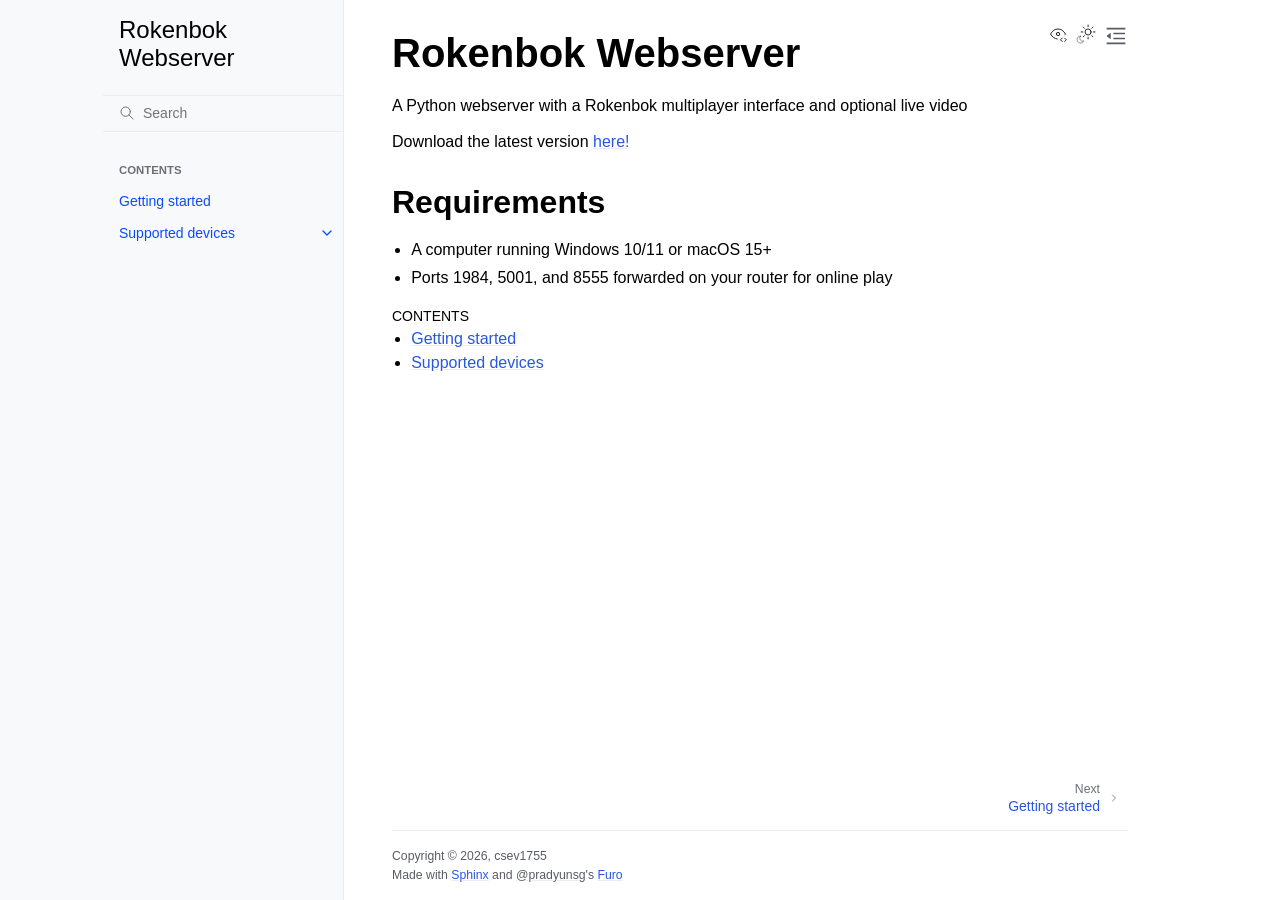
<file: index.html>
<!doctype html>
<html class="no-js" lang="en" data-content_root="./">
  <head><meta charset="utf-8">
    <meta name="viewport" content="width=device-width,initial-scale=1">
    <meta name="color-scheme" content="light dark"><meta name="viewport" content="width=device-width, initial-scale=1" />
<link rel="index" title="Index" href="genindex.html"><link rel="search" title="Search" href="search.html"><link rel="next" title="Getting started" href="getting_started.html">

    <!-- Generated with Sphinx 9.1.0 and Furo 2025.12.19 -->
        <title>Rokenbok Webserver</title>
      <link rel="stylesheet" type="text/css" href="_static/pygments.css?v=d111a655" />
    <link rel="stylesheet" type="text/css" href="_static/styles/furo.css?v=7bdb33bb" />
    <link rel="stylesheet" type="text/css" href="_static/styles/furo-extensions.css?v=8dab3a3b" />
    
    


<style>
  body {
    --color-code-background: #f2f2f2;
  --color-code-foreground: #1e1e1e;
  
  }
  @media not print {
    body[data-theme="dark"] {
      --color-code-background: #202020;
  --color-code-foreground: #d0d0d0;
  
    }
    @media (prefers-color-scheme: dark) {
      body:not([data-theme="light"]) {
        --color-code-background: #202020;
  --color-code-foreground: #d0d0d0;
  
      }
    }
  }
</style></head>
  <body>
    
    <script>
      document.body.dataset.theme = localStorage.getItem("theme") || "auto";
    </script>
    

<svg xmlns="http://www.w3.org/2000/svg" style="display: none;">
  <symbol id="svg-toc" viewBox="0 0 24 24">
    <title>Contents</title>
    <svg stroke="currentColor" fill="currentColor" stroke-width="0" viewBox="0 0 1024 1024">
      <path d="M408 442h480c4.4 0 8-3.6 8-8v-56c0-4.4-3.6-8-8-8H408c-4.4 0-8 3.6-8 8v56c0 4.4 3.6 8 8 8zm-8 204c0 4.4 3.6 8 8 8h480c4.4 0 8-3.6 8-8v-56c0-4.4-3.6-8-8-8H408c-4.4 0-8 3.6-8 8v56zm504-486H120c-4.4 0-8 3.6-8 8v56c0 4.4 3.6 8 8 8h784c4.4 0 8-3.6 8-8v-56c0-4.4-3.6-8-8-8zm0 632H120c-4.4 0-8 3.6-8 8v56c0 4.4 3.6 8 8 8h784c4.4 0 8-3.6 8-8v-56c0-4.4-3.6-8-8-8zM115.4 518.9L271.7 642c5.8 4.6 14.4.5 14.4-6.9V388.9c0-7.4-8.5-11.5-14.4-6.9L115.4 505.1a8.74 8.74 0 0 0 0 13.8z"/>
    </svg>
  </symbol>
  <symbol id="svg-menu" viewBox="0 0 24 24">
    <title>Menu</title>
    <svg xmlns="http://www.w3.org/2000/svg" viewBox="0 0 24 24" fill="none" stroke="currentColor"
      stroke-width="2" stroke-linecap="round" stroke-linejoin="round" class="feather-menu">
      <line x1="3" y1="12" x2="21" y2="12"></line>
      <line x1="3" y1="6" x2="21" y2="6"></line>
      <line x1="3" y1="18" x2="21" y2="18"></line>
    </svg>
  </symbol>
  <symbol id="svg-arrow-right" viewBox="0 0 24 24">
    <title>Expand</title>
    <svg xmlns="http://www.w3.org/2000/svg" viewBox="0 0 24 24" fill="none" stroke="currentColor"
      stroke-width="2" stroke-linecap="round" stroke-linejoin="round" class="feather-chevron-right">
      <polyline points="9 18 15 12 9 6"></polyline>
    </svg>
  </symbol>
  <symbol id="svg-sun" viewBox="0 0 24 24">
    <title>Light mode</title>
    <svg xmlns="http://www.w3.org/2000/svg" viewBox="0 0 24 24" fill="none" stroke="currentColor"
      stroke-width="1" stroke-linecap="round" stroke-linejoin="round" class="feather-sun">
      <circle cx="12" cy="12" r="5"></circle>
      <line x1="12" y1="1" x2="12" y2="3"></line>
      <line x1="12" y1="21" x2="12" y2="23"></line>
      <line x1="4.22" y1="4.22" x2="5.64" y2="5.64"></line>
      <line x1="18.36" y1="18.36" x2="19.78" y2="19.78"></line>
      <line x1="1" y1="12" x2="3" y2="12"></line>
      <line x1="21" y1="12" x2="23" y2="12"></line>
      <line x1="4.22" y1="19.78" x2="5.64" y2="18.36"></line>
      <line x1="18.36" y1="5.64" x2="19.78" y2="4.22"></line>
    </svg>
  </symbol>
  <symbol id="svg-moon" viewBox="0 0 24 24">
    <title>Dark mode</title>
    <svg xmlns="http://www.w3.org/2000/svg" viewBox="0 0 24 24" fill="none" stroke="currentColor"
      stroke-width="1" stroke-linecap="round" stroke-linejoin="round" class="icon-tabler-moon">
      <path stroke="none" d="M0 0h24v24H0z" fill="none" />
      <path d="M12 3c.132 0 .263 0 .393 0a7.5 7.5 0 0 0 7.92 12.446a9 9 0 1 1 -8.313 -12.454z" />
    </svg>
  </symbol>
  <symbol id="svg-sun-with-moon" viewBox="0 0 24 24">
    <title>Auto light/dark, in light mode</title>
    <svg xmlns="http://www.w3.org/2000/svg" viewBox="0 0 24 24" fill="none" stroke="currentColor"
      stroke-width="1" stroke-linecap="round" stroke-linejoin="round"
      class="icon-custom-derived-from-feather-sun-and-tabler-moon">
      <path style="opacity: 50%" d="M 5.411 14.504 C 5.471 14.504 5.532 14.504 5.591 14.504 C 3.639 16.319 4.383 19.569 6.931 20.352 C 7.693 20.586 8.512 20.551 9.25 20.252 C 8.023 23.207 4.056 23.725 2.11 21.184 C 0.166 18.642 1.702 14.949 4.874 14.536 C 5.051 14.512 5.231 14.5 5.411 14.5 L 5.411 14.504 Z"/>
      <line x1="14.5" y1="3.25" x2="14.5" y2="1.25"/>
      <line x1="14.5" y1="15.85" x2="14.5" y2="17.85"/>
      <line x1="10.044" y1="5.094" x2="8.63" y2="3.68"/>
      <line x1="19" y1="14.05" x2="20.414" y2="15.464"/>
      <line x1="8.2" y1="9.55" x2="6.2" y2="9.55"/>
      <line x1="20.8" y1="9.55" x2="22.8" y2="9.55"/>
      <line x1="10.044" y1="14.006" x2="8.63" y2="15.42"/>
      <line x1="19" y1="5.05" x2="20.414" y2="3.636"/>
      <circle cx="14.5" cy="9.55" r="3.6"/>
    </svg>
  </symbol>
  <symbol id="svg-moon-with-sun" viewBox="0 0 24 24">
    <title>Auto light/dark, in dark mode</title>
    <svg xmlns="http://www.w3.org/2000/svg" viewBox="0 0 24 24" fill="none" stroke="currentColor"
      stroke-width="1" stroke-linecap="round" stroke-linejoin="round"
      class="icon-custom-derived-from-feather-sun-and-tabler-moon">
      <path d="M 8.282 7.007 C 8.385 7.007 8.494 7.007 8.595 7.007 C 5.18 10.184 6.481 15.869 10.942 17.24 C 12.275 17.648 13.706 17.589 15 17.066 C 12.851 22.236 5.91 23.143 2.505 18.696 C -0.897 14.249 1.791 7.786 7.342 7.063 C 7.652 7.021 7.965 7 8.282 7 L 8.282 7.007 Z"/>
      <line style="opacity: 50%" x1="18" y1="3.705" x2="18" y2="2.5"/>
      <line style="opacity: 50%" x1="18" y1="11.295" x2="18" y2="12.5"/>
      <line style="opacity: 50%" x1="15.316" y1="4.816" x2="14.464" y2="3.964"/>
      <line style="opacity: 50%" x1="20.711" y1="10.212" x2="21.563" y2="11.063"/>
      <line style="opacity: 50%" x1="14.205" y1="7.5" x2="13.001" y2="7.5"/>
      <line style="opacity: 50%" x1="21.795" y1="7.5" x2="23" y2="7.5"/>
      <line style="opacity: 50%" x1="15.316" y1="10.184" x2="14.464" y2="11.036"/>
      <line style="opacity: 50%" x1="20.711" y1="4.789" x2="21.563" y2="3.937"/>
      <circle style="opacity: 50%" cx="18" cy="7.5" r="2.169"/>
    </svg>
  </symbol>
  <symbol id="svg-pencil" viewBox="0 0 24 24">
    <svg xmlns="http://www.w3.org/2000/svg" viewBox="0 0 24 24" fill="none" stroke="currentColor"
      stroke-width="1" stroke-linecap="round" stroke-linejoin="round" class="icon-tabler-pencil-code">
      <path d="M4 20h4l10.5 -10.5a2.828 2.828 0 1 0 -4 -4l-10.5 10.5v4" />
      <path d="M13.5 6.5l4 4" />
      <path d="M20 21l2 -2l-2 -2" />
      <path d="M17 17l-2 2l2 2" />
    </svg>
  </symbol>
  <symbol id="svg-eye" viewBox="0 0 24 24">
    <svg xmlns="http://www.w3.org/2000/svg" viewBox="0 0 24 24" fill="none" stroke="currentColor"
      stroke-width="1" stroke-linecap="round" stroke-linejoin="round" class="icon-tabler-eye-code">
      <path stroke="none" d="M0 0h24v24H0z" fill="none" />
      <path d="M10 12a2 2 0 1 0 4 0a2 2 0 0 0 -4 0" />
      <path
        d="M11.11 17.958c-3.209 -.307 -5.91 -2.293 -8.11 -5.958c2.4 -4 5.4 -6 9 -6c3.6 0 6.6 2 9 6c-.21 .352 -.427 .688 -.647 1.008" />
      <path d="M20 21l2 -2l-2 -2" />
      <path d="M17 17l-2 2l2 2" />
    </svg>
  </symbol>
</svg>

<input type="checkbox" class="sidebar-toggle" name="__navigation" id="__navigation" aria-label="Toggle site navigation sidebar">
<input type="checkbox" class="sidebar-toggle" name="__toc" id="__toc" aria-label="Toggle table of contents sidebar">
<label class="overlay sidebar-overlay" for="__navigation"></label>
<label class="overlay toc-overlay" for="__toc"></label>

<a class="skip-to-content muted-link" href="#furo-main-content">Skip to content</a>



<div class="page">
  <header class="mobile-header">
    <div class="header-left">
      <label class="nav-overlay-icon" for="__navigation">
        <span class="icon"><svg><use href="#svg-menu"></use></svg></span>
      </label>
    </div>
    <div class="header-center">
      <a href="#"><div class="brand">Rokenbok Webserver</div></a>
    </div>
    <div class="header-right">
      <div class="theme-toggle-container theme-toggle-header">
        <button class="theme-toggle" aria-label="Toggle Light / Dark / Auto color theme">
          <svg class="theme-icon-when-auto-light"><use href="#svg-sun-with-moon"></use></svg>
          <svg class="theme-icon-when-auto-dark"><use href="#svg-moon-with-sun"></use></svg>
          <svg class="theme-icon-when-dark"><use href="#svg-moon"></use></svg>
          <svg class="theme-icon-when-light"><use href="#svg-sun"></use></svg>
        </button>
      </div>
      <label class="toc-overlay-icon toc-header-icon" for="__toc">
        <span class="icon"><svg><use href="#svg-toc"></use></svg></span>
      </label>
    </div>
  </header>
  <aside class="sidebar-drawer">
    <div class="sidebar-container">
      
      <div class="sidebar-sticky"><a class="sidebar-brand" href="#">
  
  <span class="sidebar-brand-text">Rokenbok Webserver</span>
  
</a><form class="sidebar-search-container" method="get" action="search.html" role="search">
  <input class="sidebar-search" placeholder="Search" name="q" aria-label="Search">
  <input type="hidden" name="check_keywords" value="yes">
  <input type="hidden" name="area" value="default">
</form>
<div id="searchbox"></div><div class="sidebar-scroll"><div class="sidebar-tree">
  <p class="caption" role="heading"><span class="caption-text">Contents</span></p>
<ul>
<li class="toctree-l1"><a class="reference internal" href="getting_started.html">Getting started</a></li>
<li class="toctree-l1 has-children"><a class="reference internal" href="devices.html">Supported devices</a><input aria-label="Toggle navigation of Supported devices" class="toctree-checkbox" id="toctree-checkbox-1" name="toctree-checkbox-1" role="switch" type="checkbox"/><label for="toctree-checkbox-1"><span class="icon"><svg><use href="#svg-arrow-right"></use></svg></span></label><ul>
<li class="toctree-l2"><a class="reference internal" href="smartport_arduino.html">SmartPort Arduino</a></li>
</ul>
</li>
</ul>

</div>
</div>

      </div>
      
    </div>
  </aside>
  <div class="main">
    <div class="content">
      <div class="article-container">
        <a href="#" class="back-to-top muted-link">
          <svg xmlns="http://www.w3.org/2000/svg" viewBox="0 0 24 24">
            <path d="M13 20h-2V8l-5.5 5.5-1.42-1.42L12 4.16l7.92 7.92-1.42 1.42L13 8v12z"></path>
          </svg>
          <span>Back to top</span>
        </a>
        <div class="content-icon-container">
          <div class="view-this-page">
  <a class="muted-link" href="_sources/index.rst.txt" title="View this page">
    <svg><use href="#svg-eye"></use></svg>
    <span class="visually-hidden">View this page</span>
  </a>
</div>
<div class="theme-toggle-container theme-toggle-content">
            <button class="theme-toggle" aria-label="Toggle Light / Dark / Auto color theme">
              <svg class="theme-icon-when-auto-light"><use href="#svg-sun-with-moon"></use></svg>
              <svg class="theme-icon-when-auto-dark"><use href="#svg-moon-with-sun"></use></svg>
              <svg class="theme-icon-when-dark"><use href="#svg-moon"></use></svg>
              <svg class="theme-icon-when-light"><use href="#svg-sun"></use></svg>
            </button>
          </div>
          <label class="toc-overlay-icon toc-content-icon" for="__toc">
            <span class="icon"><svg><use href="#svg-toc"></use></svg></span>
          </label>
        </div>
        <article role="main" id="furo-main-content">
          <section id="rokenbok-webserver">
<h1>Rokenbok Webserver<a class="headerlink" href="#rokenbok-webserver" title="Link to this heading">¶</a></h1>
<p>A Python webserver with a Rokenbok multiplayer interface and optional live video</p>
<p>Download the latest version <a class="reference external" href="https://github.com/csev1755/rokenbok-webserver/releases/latest">here!</a></p>
<section id="requirements">
<h2>Requirements<a class="headerlink" href="#requirements" title="Link to this heading">¶</a></h2>
<ul class="simple">
<li><p>A computer running Windows 10/11 or macOS 15+</p></li>
<li><p>Ports 1984, 5001, and 8555 forwarded on your router for online play</p></li>
</ul>
<div class="toctree-wrapper compound">
<p class="caption" role="heading"><span class="caption-text">Contents</span></p>
<ul>
<li class="toctree-l1"><a class="reference internal" href="getting_started.html">Getting started</a></li>
<li class="toctree-l1"><a class="reference internal" href="devices.html">Supported devices</a></li>
</ul>
</div>
</section>
</section>

        </article>
      </div>
      <footer>
        
        <div class="related-pages">
          <a class="next-page" href="getting_started.html">
              <div class="page-info">
                <div class="context">
                  <span>Next</span>
                </div>
                <div class="title">Getting started</div>
              </div>
              <svg class="furo-related-icon"><use href="#svg-arrow-right"></use></svg>
            </a>
          
        </div>
        <div class="bottom-of-page">
          <div class="left-details">
            <div class="copyright">
                Copyright &#169; 2026, csev1755
            </div>
            Made with <a href="https://www.sphinx-doc.org/">Sphinx</a> and <a class="muted-link" href="https://pradyunsg.me">@pradyunsg</a>'s
            
            <a href="https://github.com/pradyunsg/furo">Furo</a>
            
          </div>
          <div class="right-details">
            
          </div>
        </div>
        
      </footer>
    </div>
    <aside class="toc-drawer">
      
      
      <div class="toc-sticky toc-scroll">
        <div class="toc-title-container">
          <span class="toc-title">
            On this page
          </span>
        </div>
        <div class="toc-tree-container">
          <div class="toc-tree">
            <ul>
<li><a class="reference internal" href="#">Rokenbok Webserver</a><ul>
<li><a class="reference internal" href="#requirements">Requirements</a></li>
</ul>
</li>
</ul>

          </div>
        </div>
      </div>
      
      
    </aside>
  </div>
</div><script src="_static/documentation_options.js?v=5929fcd5"></script>
    <script src="_static/doctools.js?v=fd6eb6e6"></script>
    <script src="_static/sphinx_highlight.js?v=6ffebe34"></script>
    <script src="_static/scripts/furo.js?v=46bd48cc"></script>
    </body>
</html>
</file>
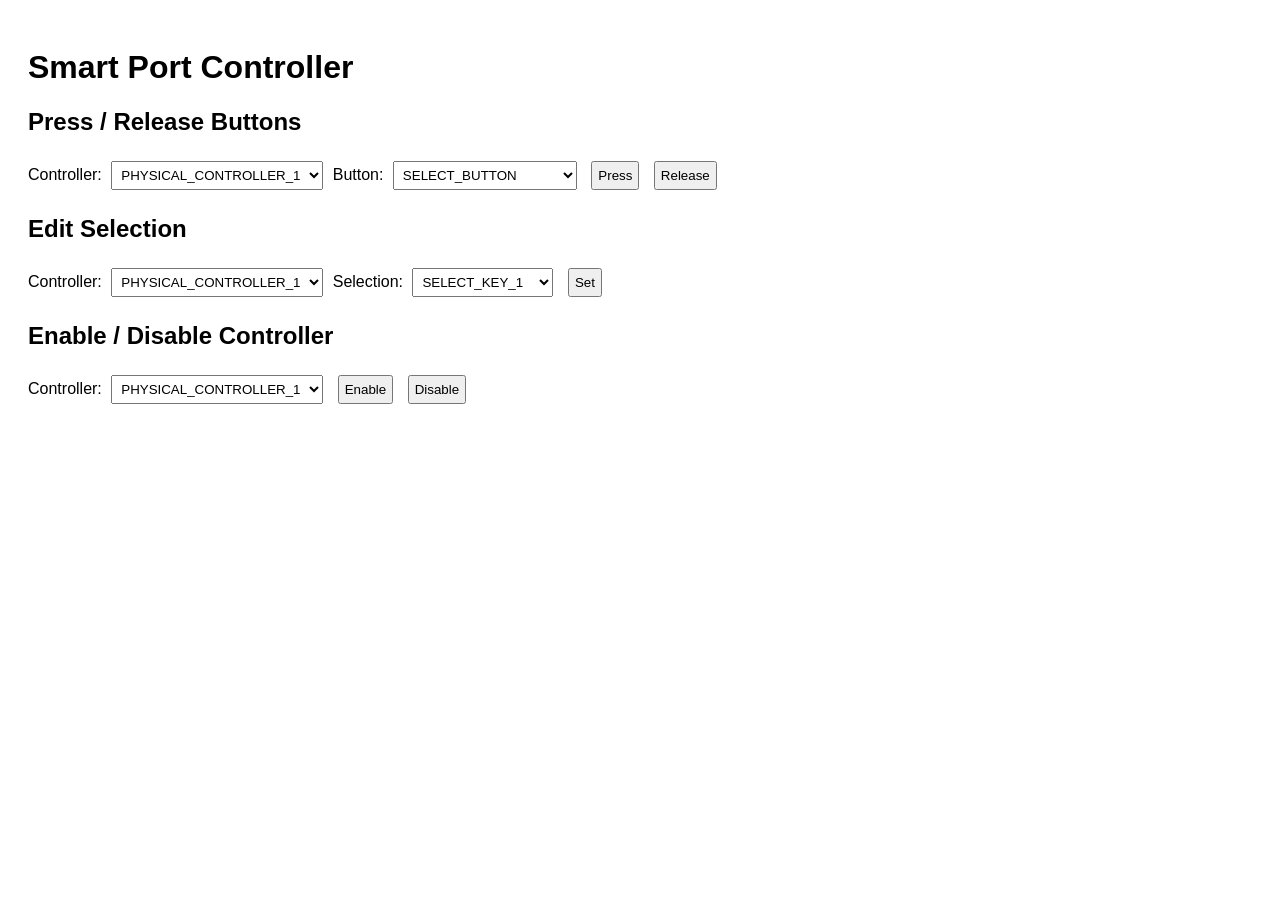
<file: smartport-arduino-web/index.html>
<!DOCTYPE html>
<html lang="en">
<head>
<meta charset="UTF-8">
<title>Smart Port Control</title>
<style>
  body { font-family: Arial, sans-serif; padding: 20px; }
  select, button { margin: 5px; padding: 5px; }
  h2 { margin-top: 20px; }
</style>
</head>
<body>
<h1>Smart Port Controller</h1>

<h2>Press / Release Buttons</h2>
<div>
  <label>Controller:
    <select id="controller">
      <option value="0">PHYSICAL_CONTROLLER_1</option>
      <option value="1">PHYSICAL_CONTROLLER_2</option>
      <option value="2">PHYSICAL_CONTROLLER_3</option>
      <option value="3">PHYSICAL_CONTROLLER_4</option>
      <option value="4">VIRTUAL_CONTROLLER_1</option>
      <option value="5">VIRTUAL_CONTROLLER_2</option>
      <option value="6">VIRTUAL_CONTROLLER_3</option>
      <option value="7">VIRTUAL_CONTROLLER_4</option>
    </select>
  </label>

  <label>Button:
    <select id="button">
      <option value="0">SELECT_BUTTON</option>
      <option value="1">LEFT_TRIGGER</option>
      <option value="2">SHARE_SWITCH</option>
      <option value="3">IS16SEL_CONTROLLER</option>
      <option value="4">DPAD_UP</option>
      <option value="5">DPAD_DOWN</option>
      <option value="6">DPAD_RIGHT</option>
      <option value="7">DPAD_LEFT</option>
      <option value="8">A_BUTTON</option>
      <option value="9">B_BUTTON</option>
      <option value="10">X_BUTTON</option>
      <option value="11">Y_BUTTON</option>
      <option value="12">RIGHT_TRIGGER</option>
    </select>
  </label>

  <button onclick="sendCommand('press')">Press</button>
  <button onclick="sendCommand('release')">Release</button>
</div>

<h2>Edit Selection</h2>
<div>
  <label>Controller:
    <select id="edit-controller">
      <option value="0">PHYSICAL_CONTROLLER_1</option>
      <option value="1">PHYSICAL_CONTROLLER_2</option>
      <option value="2">PHYSICAL_CONTROLLER_3</option>
      <option value="3">PHYSICAL_CONTROLLER_4</option>
      <option value="4">VIRTUAL_CONTROLLER_1</option>
      <option value="5">VIRTUAL_CONTROLLER_2</option>
      <option value="6">VIRTUAL_CONTROLLER_3</option>
      <option value="7">VIRTUAL_CONTROLLER_4</option>
    </select>
  </label>

  <label>Selection:
    <select id="selection">
      <option value="0">SELECT_KEY_1</option>
      <option value="1">SELECT_KEY_2</option>
      <option value="2">SELECT_KEY_3</option>
      <option value="3">SELECT_KEY_4</option>
      <option value="4">SELECT_KEY_5</option>
      <option value="5">SELECT_KEY_6</option>
      <option value="6">SELECT_KEY_7</option>
      <option value="7">SELECT_KEY_8</option>
      <option value="8">SELECT_KEY_9</option>
      <option value="9">SELECT_KEY_10</option>
      <option value="10">SELECT_KEY_11</option>
      <option value="11">SELECT_KEY_12</option>
      <option value="12">SELECT_KEY_13</option>
      <option value="13">SELECT_KEY_14</option>
      <option value="14">SELECT_KEY_15</option>
      <option value="15">NO_SELECTION</option>
    </select>
  </label>

  <button onclick="editSelection()">Set</button>
</div>

<h2>Enable / Disable Controller</h2>
<div>
  <label>Controller:
    <select id="enable-controller">
      <option value="0">PHYSICAL_CONTROLLER_1</option>
      <option value="1">PHYSICAL_CONTROLLER_2</option>
      <option value="2">PHYSICAL_CONTROLLER_3</option>
      <option value="3">PHYSICAL_CONTROLLER_4</option>
    </select>
  </label>

  <button onclick="toggleController('enable')">Enable</button>
  <button onclick="toggleController('disable')">Disable</button>
</div>

<script>
async function sendCommand(action) {
    const controller = document.getElementById('controller').value;
    const button = document.getElementById('button').value;

    const response = await fetch(`/${action}`, {
        method: 'POST',
        headers: { 'Content-Type': 'application/json' },
        body: JSON.stringify({ controller: parseInt(controller), button: parseInt(button) })
    });
}

async function editSelection() {
    const controller = document.getElementById('edit-controller').value;
    const selection = document.getElementById('selection').value;

    const response = await fetch('/edit', {
        method: 'POST',
        headers: { 'Content-Type': 'application/json' },
        body: JSON.stringify({ controller: parseInt(controller), selection: parseInt(selection) })
    });
}

async function toggleController(action) {
    const controller = document.getElementById('enable-controller').value;

    const response = await fetch(`/${action}`, {
        method: 'POST',
        headers: { 'Content-Type': 'application/json' },
        body: JSON.stringify({ controller: parseInt(controller) })
    });
}
</script>
</body>
</html>
</file>
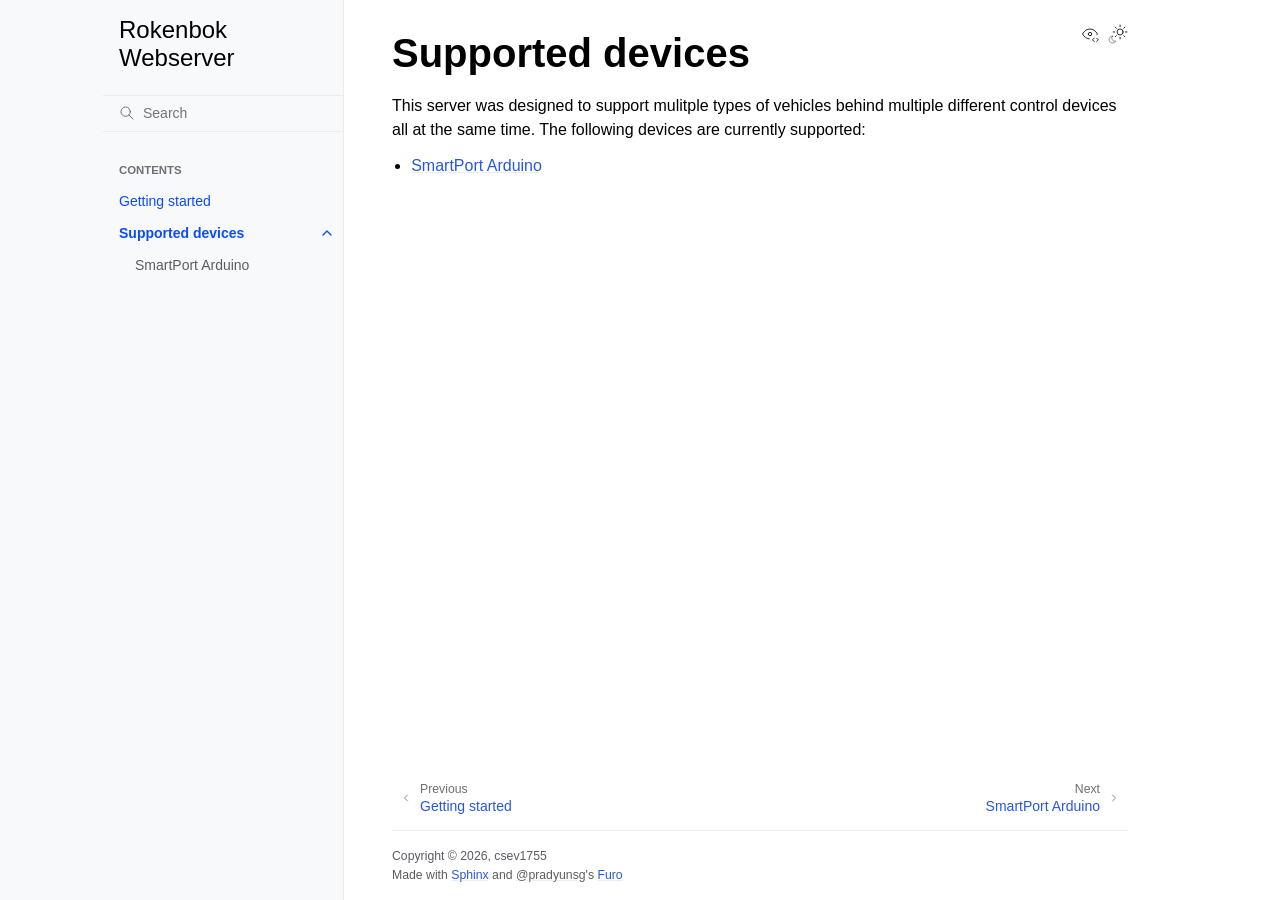
<file: devices.html>
<!doctype html>
<html class="no-js" lang="en" data-content_root="./">
  <head><meta charset="utf-8">
    <meta name="viewport" content="width=device-width,initial-scale=1">
    <meta name="color-scheme" content="light dark"><meta name="viewport" content="width=device-width, initial-scale=1" />
<link rel="index" title="Index" href="genindex.html"><link rel="search" title="Search" href="search.html"><link rel="next" title="SmartPort Arduino" href="smartport_arduino.html"><link rel="prev" title="Getting started" href="getting_started.html">

    <!-- Generated with Sphinx 9.1.0 and Furo 2025.12.19 -->
        <title>Supported devices - Rokenbok Webserver</title>
      <link rel="stylesheet" type="text/css" href="_static/pygments.css?v=d111a655" />
    <link rel="stylesheet" type="text/css" href="_static/styles/furo.css?v=7bdb33bb" />
    <link rel="stylesheet" type="text/css" href="_static/styles/furo-extensions.css?v=8dab3a3b" />
    
    


<style>
  body {
    --color-code-background: #f2f2f2;
  --color-code-foreground: #1e1e1e;
  
  }
  @media not print {
    body[data-theme="dark"] {
      --color-code-background: #202020;
  --color-code-foreground: #d0d0d0;
  
    }
    @media (prefers-color-scheme: dark) {
      body:not([data-theme="light"]) {
        --color-code-background: #202020;
  --color-code-foreground: #d0d0d0;
  
      }
    }
  }
</style></head>
  <body>
    
    <script>
      document.body.dataset.theme = localStorage.getItem("theme") || "auto";
    </script>
    

<svg xmlns="http://www.w3.org/2000/svg" style="display: none;">
  <symbol id="svg-toc" viewBox="0 0 24 24">
    <title>Contents</title>
    <svg stroke="currentColor" fill="currentColor" stroke-width="0" viewBox="0 0 1024 1024">
      <path d="M408 442h480c4.4 0 8-3.6 8-8v-56c0-4.4-3.6-8-8-8H408c-4.4 0-8 3.6-8 8v56c0 4.4 3.6 8 8 8zm-8 204c0 4.4 3.6 8 8 8h480c4.4 0 8-3.6 8-8v-56c0-4.4-3.6-8-8-8H408c-4.4 0-8 3.6-8 8v56zm504-486H120c-4.4 0-8 3.6-8 8v56c0 4.4 3.6 8 8 8h784c4.4 0 8-3.6 8-8v-56c0-4.4-3.6-8-8-8zm0 632H120c-4.4 0-8 3.6-8 8v56c0 4.4 3.6 8 8 8h784c4.4 0 8-3.6 8-8v-56c0-4.4-3.6-8-8-8zM115.4 518.9L271.7 642c5.8 4.6 14.4.5 14.4-6.9V388.9c0-7.4-8.5-11.5-14.4-6.9L115.4 505.1a8.74 8.74 0 0 0 0 13.8z"/>
    </svg>
  </symbol>
  <symbol id="svg-menu" viewBox="0 0 24 24">
    <title>Menu</title>
    <svg xmlns="http://www.w3.org/2000/svg" viewBox="0 0 24 24" fill="none" stroke="currentColor"
      stroke-width="2" stroke-linecap="round" stroke-linejoin="round" class="feather-menu">
      <line x1="3" y1="12" x2="21" y2="12"></line>
      <line x1="3" y1="6" x2="21" y2="6"></line>
      <line x1="3" y1="18" x2="21" y2="18"></line>
    </svg>
  </symbol>
  <symbol id="svg-arrow-right" viewBox="0 0 24 24">
    <title>Expand</title>
    <svg xmlns="http://www.w3.org/2000/svg" viewBox="0 0 24 24" fill="none" stroke="currentColor"
      stroke-width="2" stroke-linecap="round" stroke-linejoin="round" class="feather-chevron-right">
      <polyline points="9 18 15 12 9 6"></polyline>
    </svg>
  </symbol>
  <symbol id="svg-sun" viewBox="0 0 24 24">
    <title>Light mode</title>
    <svg xmlns="http://www.w3.org/2000/svg" viewBox="0 0 24 24" fill="none" stroke="currentColor"
      stroke-width="1" stroke-linecap="round" stroke-linejoin="round" class="feather-sun">
      <circle cx="12" cy="12" r="5"></circle>
      <line x1="12" y1="1" x2="12" y2="3"></line>
      <line x1="12" y1="21" x2="12" y2="23"></line>
      <line x1="4.22" y1="4.22" x2="5.64" y2="5.64"></line>
      <line x1="18.36" y1="18.36" x2="19.78" y2="19.78"></line>
      <line x1="1" y1="12" x2="3" y2="12"></line>
      <line x1="21" y1="12" x2="23" y2="12"></line>
      <line x1="4.22" y1="19.78" x2="5.64" y2="18.36"></line>
      <line x1="18.36" y1="5.64" x2="19.78" y2="4.22"></line>
    </svg>
  </symbol>
  <symbol id="svg-moon" viewBox="0 0 24 24">
    <title>Dark mode</title>
    <svg xmlns="http://www.w3.org/2000/svg" viewBox="0 0 24 24" fill="none" stroke="currentColor"
      stroke-width="1" stroke-linecap="round" stroke-linejoin="round" class="icon-tabler-moon">
      <path stroke="none" d="M0 0h24v24H0z" fill="none" />
      <path d="M12 3c.132 0 .263 0 .393 0a7.5 7.5 0 0 0 7.92 12.446a9 9 0 1 1 -8.313 -12.454z" />
    </svg>
  </symbol>
  <symbol id="svg-sun-with-moon" viewBox="0 0 24 24">
    <title>Auto light/dark, in light mode</title>
    <svg xmlns="http://www.w3.org/2000/svg" viewBox="0 0 24 24" fill="none" stroke="currentColor"
      stroke-width="1" stroke-linecap="round" stroke-linejoin="round"
      class="icon-custom-derived-from-feather-sun-and-tabler-moon">
      <path style="opacity: 50%" d="M 5.411 14.504 C 5.471 14.504 5.532 14.504 5.591 14.504 C 3.639 16.319 4.383 19.569 6.931 20.352 C 7.693 20.586 8.512 20.551 9.25 20.252 C 8.023 23.207 4.056 23.725 2.11 21.184 C 0.166 18.642 1.702 14.949 4.874 14.536 C 5.051 14.512 5.231 14.5 5.411 14.5 L 5.411 14.504 Z"/>
      <line x1="14.5" y1="3.25" x2="14.5" y2="1.25"/>
      <line x1="14.5" y1="15.85" x2="14.5" y2="17.85"/>
      <line x1="10.044" y1="5.094" x2="8.63" y2="3.68"/>
      <line x1="19" y1="14.05" x2="20.414" y2="15.464"/>
      <line x1="8.2" y1="9.55" x2="6.2" y2="9.55"/>
      <line x1="20.8" y1="9.55" x2="22.8" y2="9.55"/>
      <line x1="10.044" y1="14.006" x2="8.63" y2="15.42"/>
      <line x1="19" y1="5.05" x2="20.414" y2="3.636"/>
      <circle cx="14.5" cy="9.55" r="3.6"/>
    </svg>
  </symbol>
  <symbol id="svg-moon-with-sun" viewBox="0 0 24 24">
    <title>Auto light/dark, in dark mode</title>
    <svg xmlns="http://www.w3.org/2000/svg" viewBox="0 0 24 24" fill="none" stroke="currentColor"
      stroke-width="1" stroke-linecap="round" stroke-linejoin="round"
      class="icon-custom-derived-from-feather-sun-and-tabler-moon">
      <path d="M 8.282 7.007 C 8.385 7.007 8.494 7.007 8.595 7.007 C 5.18 10.184 6.481 15.869 10.942 17.24 C 12.275 17.648 13.706 17.589 15 17.066 C 12.851 22.236 5.91 23.143 2.505 18.696 C -0.897 14.249 1.791 7.786 7.342 7.063 C 7.652 7.021 7.965 7 8.282 7 L 8.282 7.007 Z"/>
      <line style="opacity: 50%" x1="18" y1="3.705" x2="18" y2="2.5"/>
      <line style="opacity: 50%" x1="18" y1="11.295" x2="18" y2="12.5"/>
      <line style="opacity: 50%" x1="15.316" y1="4.816" x2="14.464" y2="3.964"/>
      <line style="opacity: 50%" x1="20.711" y1="10.212" x2="21.563" y2="11.063"/>
      <line style="opacity: 50%" x1="14.205" y1="7.5" x2="13.001" y2="7.5"/>
      <line style="opacity: 50%" x1="21.795" y1="7.5" x2="23" y2="7.5"/>
      <line style="opacity: 50%" x1="15.316" y1="10.184" x2="14.464" y2="11.036"/>
      <line style="opacity: 50%" x1="20.711" y1="4.789" x2="21.563" y2="3.937"/>
      <circle style="opacity: 50%" cx="18" cy="7.5" r="2.169"/>
    </svg>
  </symbol>
  <symbol id="svg-pencil" viewBox="0 0 24 24">
    <svg xmlns="http://www.w3.org/2000/svg" viewBox="0 0 24 24" fill="none" stroke="currentColor"
      stroke-width="1" stroke-linecap="round" stroke-linejoin="round" class="icon-tabler-pencil-code">
      <path d="M4 20h4l10.5 -10.5a2.828 2.828 0 1 0 -4 -4l-10.5 10.5v4" />
      <path d="M13.5 6.5l4 4" />
      <path d="M20 21l2 -2l-2 -2" />
      <path d="M17 17l-2 2l2 2" />
    </svg>
  </symbol>
  <symbol id="svg-eye" viewBox="0 0 24 24">
    <svg xmlns="http://www.w3.org/2000/svg" viewBox="0 0 24 24" fill="none" stroke="currentColor"
      stroke-width="1" stroke-linecap="round" stroke-linejoin="round" class="icon-tabler-eye-code">
      <path stroke="none" d="M0 0h24v24H0z" fill="none" />
      <path d="M10 12a2 2 0 1 0 4 0a2 2 0 0 0 -4 0" />
      <path
        d="M11.11 17.958c-3.209 -.307 -5.91 -2.293 -8.11 -5.958c2.4 -4 5.4 -6 9 -6c3.6 0 6.6 2 9 6c-.21 .352 -.427 .688 -.647 1.008" />
      <path d="M20 21l2 -2l-2 -2" />
      <path d="M17 17l-2 2l2 2" />
    </svg>
  </symbol>
</svg>

<input type="checkbox" class="sidebar-toggle" name="__navigation" id="__navigation" aria-label="Toggle site navigation sidebar">
<input type="checkbox" class="sidebar-toggle" name="__toc" id="__toc" aria-label="Toggle table of contents sidebar">
<label class="overlay sidebar-overlay" for="__navigation"></label>
<label class="overlay toc-overlay" for="__toc"></label>

<a class="skip-to-content muted-link" href="#furo-main-content">Skip to content</a>



<div class="page">
  <header class="mobile-header">
    <div class="header-left">
      <label class="nav-overlay-icon" for="__navigation">
        <span class="icon"><svg><use href="#svg-menu"></use></svg></span>
      </label>
    </div>
    <div class="header-center">
      <a href="index.html"><div class="brand">Rokenbok Webserver</div></a>
    </div>
    <div class="header-right">
      <div class="theme-toggle-container theme-toggle-header">
        <button class="theme-toggle" aria-label="Toggle Light / Dark / Auto color theme">
          <svg class="theme-icon-when-auto-light"><use href="#svg-sun-with-moon"></use></svg>
          <svg class="theme-icon-when-auto-dark"><use href="#svg-moon-with-sun"></use></svg>
          <svg class="theme-icon-when-dark"><use href="#svg-moon"></use></svg>
          <svg class="theme-icon-when-light"><use href="#svg-sun"></use></svg>
        </button>
      </div>
      <label class="toc-overlay-icon toc-header-icon no-toc" for="__toc">
        <span class="icon"><svg><use href="#svg-toc"></use></svg></span>
      </label>
    </div>
  </header>
  <aside class="sidebar-drawer">
    <div class="sidebar-container">
      
      <div class="sidebar-sticky"><a class="sidebar-brand" href="index.html">
  
  <span class="sidebar-brand-text">Rokenbok Webserver</span>
  
</a><form class="sidebar-search-container" method="get" action="search.html" role="search">
  <input class="sidebar-search" placeholder="Search" name="q" aria-label="Search">
  <input type="hidden" name="check_keywords" value="yes">
  <input type="hidden" name="area" value="default">
</form>
<div id="searchbox"></div><div class="sidebar-scroll"><div class="sidebar-tree">
  <p class="caption" role="heading"><span class="caption-text">Contents</span></p>
<ul class="current">
<li class="toctree-l1"><a class="reference internal" href="getting_started.html">Getting started</a></li>
<li class="toctree-l1 current has-children current-page"><a class="current reference internal" href="#">Supported devices</a><input aria-label="Toggle navigation of Supported devices" checked="" class="toctree-checkbox" id="toctree-checkbox-1" name="toctree-checkbox-1" role="switch" type="checkbox"/><label for="toctree-checkbox-1"><span class="icon"><svg><use href="#svg-arrow-right"></use></svg></span></label><ul>
<li class="toctree-l2"><a class="reference internal" href="smartport_arduino.html">SmartPort Arduino</a></li>
</ul>
</li>
</ul>

</div>
</div>

      </div>
      
    </div>
  </aside>
  <div class="main">
    <div class="content">
      <div class="article-container">
        <a href="#" class="back-to-top muted-link">
          <svg xmlns="http://www.w3.org/2000/svg" viewBox="0 0 24 24">
            <path d="M13 20h-2V8l-5.5 5.5-1.42-1.42L12 4.16l7.92 7.92-1.42 1.42L13 8v12z"></path>
          </svg>
          <span>Back to top</span>
        </a>
        <div class="content-icon-container">
          <div class="view-this-page">
  <a class="muted-link" href="_sources/devices.rst.txt" title="View this page">
    <svg><use href="#svg-eye"></use></svg>
    <span class="visually-hidden">View this page</span>
  </a>
</div>
<div class="theme-toggle-container theme-toggle-content">
            <button class="theme-toggle" aria-label="Toggle Light / Dark / Auto color theme">
              <svg class="theme-icon-when-auto-light"><use href="#svg-sun-with-moon"></use></svg>
              <svg class="theme-icon-when-auto-dark"><use href="#svg-moon-with-sun"></use></svg>
              <svg class="theme-icon-when-dark"><use href="#svg-moon"></use></svg>
              <svg class="theme-icon-when-light"><use href="#svg-sun"></use></svg>
            </button>
          </div>
          <label class="toc-overlay-icon toc-content-icon no-toc" for="__toc">
            <span class="icon"><svg><use href="#svg-toc"></use></svg></span>
          </label>
        </div>
        <article role="main" id="furo-main-content">
          <section id="supported-devices">
<h1>Supported devices<a class="headerlink" href="#supported-devices" title="Link to this heading">¶</a></h1>
<p>This server was designed to support mulitple types of vehicles behind multiple different control devices all at the same time.
The following devices are currently supported:</p>
<div class="toctree-wrapper compound">
<ul>
<li class="toctree-l1"><a class="reference internal" href="smartport_arduino.html">SmartPort Arduino</a></li>
</ul>
</div>
</section>

        </article>
      </div>
      <footer>
        
        <div class="related-pages">
          <a class="next-page" href="smartport_arduino.html">
              <div class="page-info">
                <div class="context">
                  <span>Next</span>
                </div>
                <div class="title">SmartPort Arduino</div>
              </div>
              <svg class="furo-related-icon"><use href="#svg-arrow-right"></use></svg>
            </a>
          <a class="prev-page" href="getting_started.html">
              <svg class="furo-related-icon"><use href="#svg-arrow-right"></use></svg>
              <div class="page-info">
                <div class="context">
                  <span>Previous</span>
                </div>
                
                <div class="title">Getting started</div>
                
              </div>
            </a>
        </div>
        <div class="bottom-of-page">
          <div class="left-details">
            <div class="copyright">
                Copyright &#169; 2026, csev1755
            </div>
            Made with <a href="https://www.sphinx-doc.org/">Sphinx</a> and <a class="muted-link" href="https://pradyunsg.me">@pradyunsg</a>'s
            
            <a href="https://github.com/pradyunsg/furo">Furo</a>
            
          </div>
          <div class="right-details">
            
          </div>
        </div>
        
      </footer>
    </div>
    <aside class="toc-drawer no-toc">
      
      
      
    </aside>
  </div>
</div><script src="_static/documentation_options.js?v=5929fcd5"></script>
    <script src="_static/doctools.js?v=fd6eb6e6"></script>
    <script src="_static/sphinx_highlight.js?v=6ffebe34"></script>
    <script src="_static/scripts/furo.js?v=46bd48cc"></script>
    </body>
</html>
</file>
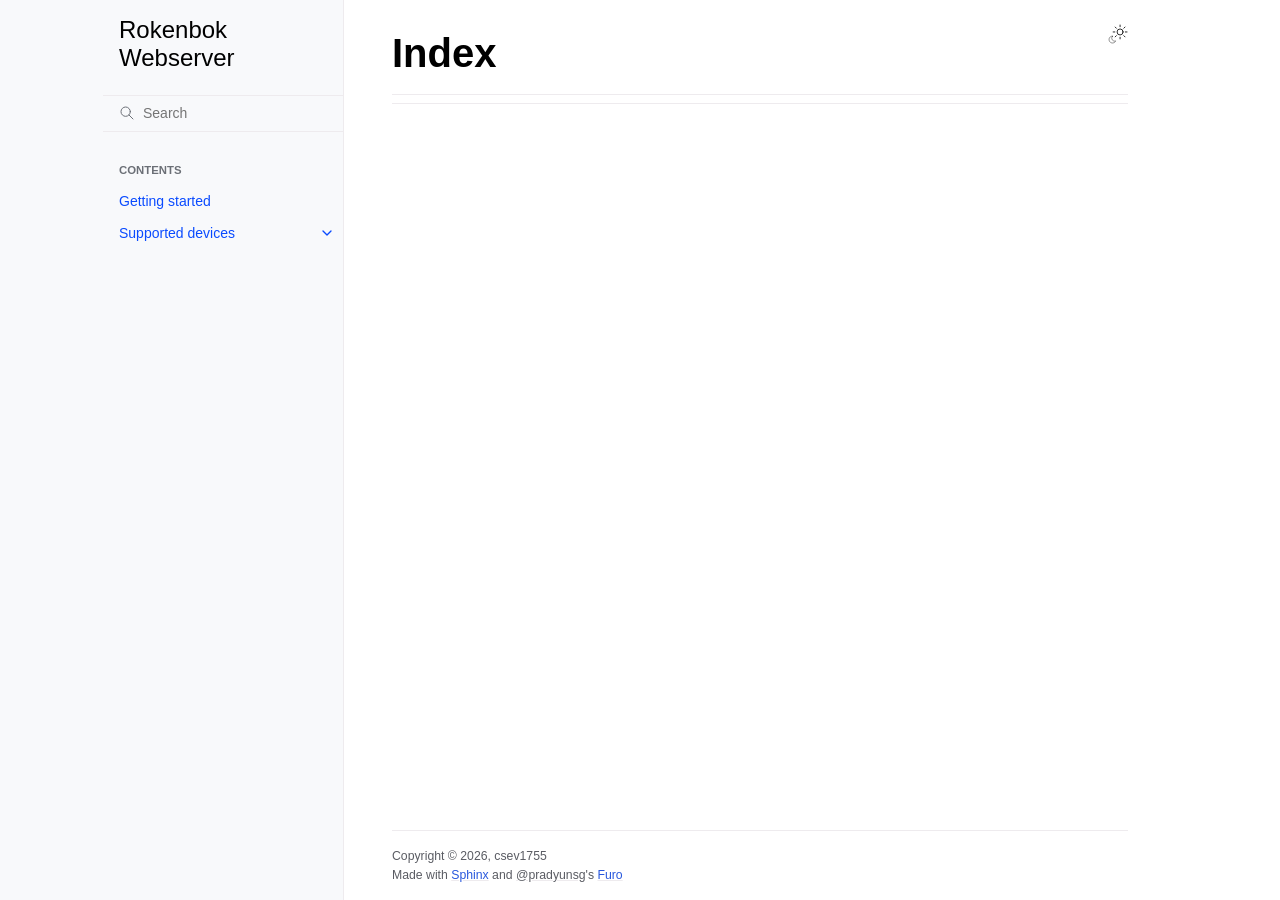
<file: genindex.html>
<!doctype html>
<html class="no-js" lang="en" data-content_root="./">
  <head><meta charset="utf-8">
    <meta name="viewport" content="width=device-width,initial-scale=1">
    <meta name="color-scheme" content="light dark"><link rel="index" title="Index" href="#"><link rel="search" title="Search" href="search.html">

    <!-- Generated with Sphinx 9.1.0 and Furo 2025.12.19 --><title>Index - Rokenbok Webserver</title>
<link rel="stylesheet" type="text/css" href="_static/pygments.css?v=d111a655" />
    <link rel="stylesheet" type="text/css" href="_static/styles/furo.css?v=7bdb33bb" />
    <link rel="stylesheet" type="text/css" href="_static/styles/furo-extensions.css?v=8dab3a3b" />
    
    


<style>
  body {
    --color-code-background: #f2f2f2;
  --color-code-foreground: #1e1e1e;
  
  }
  @media not print {
    body[data-theme="dark"] {
      --color-code-background: #202020;
  --color-code-foreground: #d0d0d0;
  
    }
    @media (prefers-color-scheme: dark) {
      body:not([data-theme="light"]) {
        --color-code-background: #202020;
  --color-code-foreground: #d0d0d0;
  
      }
    }
  }
</style></head>
  <body>
    
    <script>
      document.body.dataset.theme = localStorage.getItem("theme") || "auto";
    </script>
    

<svg xmlns="http://www.w3.org/2000/svg" style="display: none;">
  <symbol id="svg-toc" viewBox="0 0 24 24">
    <title>Contents</title>
    <svg stroke="currentColor" fill="currentColor" stroke-width="0" viewBox="0 0 1024 1024">
      <path d="M408 442h480c4.4 0 8-3.6 8-8v-56c0-4.4-3.6-8-8-8H408c-4.4 0-8 3.6-8 8v56c0 4.4 3.6 8 8 8zm-8 204c0 4.4 3.6 8 8 8h480c4.4 0 8-3.6 8-8v-56c0-4.4-3.6-8-8-8H408c-4.4 0-8 3.6-8 8v56zm504-486H120c-4.4 0-8 3.6-8 8v56c0 4.4 3.6 8 8 8h784c4.4 0 8-3.6 8-8v-56c0-4.4-3.6-8-8-8zm0 632H120c-4.4 0-8 3.6-8 8v56c0 4.4 3.6 8 8 8h784c4.4 0 8-3.6 8-8v-56c0-4.4-3.6-8-8-8zM115.4 518.9L271.7 642c5.8 4.6 14.4.5 14.4-6.9V388.9c0-7.4-8.5-11.5-14.4-6.9L115.4 505.1a8.74 8.74 0 0 0 0 13.8z"/>
    </svg>
  </symbol>
  <symbol id="svg-menu" viewBox="0 0 24 24">
    <title>Menu</title>
    <svg xmlns="http://www.w3.org/2000/svg" viewBox="0 0 24 24" fill="none" stroke="currentColor"
      stroke-width="2" stroke-linecap="round" stroke-linejoin="round" class="feather-menu">
      <line x1="3" y1="12" x2="21" y2="12"></line>
      <line x1="3" y1="6" x2="21" y2="6"></line>
      <line x1="3" y1="18" x2="21" y2="18"></line>
    </svg>
  </symbol>
  <symbol id="svg-arrow-right" viewBox="0 0 24 24">
    <title>Expand</title>
    <svg xmlns="http://www.w3.org/2000/svg" viewBox="0 0 24 24" fill="none" stroke="currentColor"
      stroke-width="2" stroke-linecap="round" stroke-linejoin="round" class="feather-chevron-right">
      <polyline points="9 18 15 12 9 6"></polyline>
    </svg>
  </symbol>
  <symbol id="svg-sun" viewBox="0 0 24 24">
    <title>Light mode</title>
    <svg xmlns="http://www.w3.org/2000/svg" viewBox="0 0 24 24" fill="none" stroke="currentColor"
      stroke-width="1" stroke-linecap="round" stroke-linejoin="round" class="feather-sun">
      <circle cx="12" cy="12" r="5"></circle>
      <line x1="12" y1="1" x2="12" y2="3"></line>
      <line x1="12" y1="21" x2="12" y2="23"></line>
      <line x1="4.22" y1="4.22" x2="5.64" y2="5.64"></line>
      <line x1="18.36" y1="18.36" x2="19.78" y2="19.78"></line>
      <line x1="1" y1="12" x2="3" y2="12"></line>
      <line x1="21" y1="12" x2="23" y2="12"></line>
      <line x1="4.22" y1="19.78" x2="5.64" y2="18.36"></line>
      <line x1="18.36" y1="5.64" x2="19.78" y2="4.22"></line>
    </svg>
  </symbol>
  <symbol id="svg-moon" viewBox="0 0 24 24">
    <title>Dark mode</title>
    <svg xmlns="http://www.w3.org/2000/svg" viewBox="0 0 24 24" fill="none" stroke="currentColor"
      stroke-width="1" stroke-linecap="round" stroke-linejoin="round" class="icon-tabler-moon">
      <path stroke="none" d="M0 0h24v24H0z" fill="none" />
      <path d="M12 3c.132 0 .263 0 .393 0a7.5 7.5 0 0 0 7.92 12.446a9 9 0 1 1 -8.313 -12.454z" />
    </svg>
  </symbol>
  <symbol id="svg-sun-with-moon" viewBox="0 0 24 24">
    <title>Auto light/dark, in light mode</title>
    <svg xmlns="http://www.w3.org/2000/svg" viewBox="0 0 24 24" fill="none" stroke="currentColor"
      stroke-width="1" stroke-linecap="round" stroke-linejoin="round"
      class="icon-custom-derived-from-feather-sun-and-tabler-moon">
      <path style="opacity: 50%" d="M 5.411 14.504 C 5.471 14.504 5.532 14.504 5.591 14.504 C 3.639 16.319 4.383 19.569 6.931 20.352 C 7.693 20.586 8.512 20.551 9.25 20.252 C 8.023 23.207 4.056 23.725 2.11 21.184 C 0.166 18.642 1.702 14.949 4.874 14.536 C 5.051 14.512 5.231 14.5 5.411 14.5 L 5.411 14.504 Z"/>
      <line x1="14.5" y1="3.25" x2="14.5" y2="1.25"/>
      <line x1="14.5" y1="15.85" x2="14.5" y2="17.85"/>
      <line x1="10.044" y1="5.094" x2="8.63" y2="3.68"/>
      <line x1="19" y1="14.05" x2="20.414" y2="15.464"/>
      <line x1="8.2" y1="9.55" x2="6.2" y2="9.55"/>
      <line x1="20.8" y1="9.55" x2="22.8" y2="9.55"/>
      <line x1="10.044" y1="14.006" x2="8.63" y2="15.42"/>
      <line x1="19" y1="5.05" x2="20.414" y2="3.636"/>
      <circle cx="14.5" cy="9.55" r="3.6"/>
    </svg>
  </symbol>
  <symbol id="svg-moon-with-sun" viewBox="0 0 24 24">
    <title>Auto light/dark, in dark mode</title>
    <svg xmlns="http://www.w3.org/2000/svg" viewBox="0 0 24 24" fill="none" stroke="currentColor"
      stroke-width="1" stroke-linecap="round" stroke-linejoin="round"
      class="icon-custom-derived-from-feather-sun-and-tabler-moon">
      <path d="M 8.282 7.007 C 8.385 7.007 8.494 7.007 8.595 7.007 C 5.18 10.184 6.481 15.869 10.942 17.24 C 12.275 17.648 13.706 17.589 15 17.066 C 12.851 22.236 5.91 23.143 2.505 18.696 C -0.897 14.249 1.791 7.786 7.342 7.063 C 7.652 7.021 7.965 7 8.282 7 L 8.282 7.007 Z"/>
      <line style="opacity: 50%" x1="18" y1="3.705" x2="18" y2="2.5"/>
      <line style="opacity: 50%" x1="18" y1="11.295" x2="18" y2="12.5"/>
      <line style="opacity: 50%" x1="15.316" y1="4.816" x2="14.464" y2="3.964"/>
      <line style="opacity: 50%" x1="20.711" y1="10.212" x2="21.563" y2="11.063"/>
      <line style="opacity: 50%" x1="14.205" y1="7.5" x2="13.001" y2="7.5"/>
      <line style="opacity: 50%" x1="21.795" y1="7.5" x2="23" y2="7.5"/>
      <line style="opacity: 50%" x1="15.316" y1="10.184" x2="14.464" y2="11.036"/>
      <line style="opacity: 50%" x1="20.711" y1="4.789" x2="21.563" y2="3.937"/>
      <circle style="opacity: 50%" cx="18" cy="7.5" r="2.169"/>
    </svg>
  </symbol>
  <symbol id="svg-pencil" viewBox="0 0 24 24">
    <svg xmlns="http://www.w3.org/2000/svg" viewBox="0 0 24 24" fill="none" stroke="currentColor"
      stroke-width="1" stroke-linecap="round" stroke-linejoin="round" class="icon-tabler-pencil-code">
      <path d="M4 20h4l10.5 -10.5a2.828 2.828 0 1 0 -4 -4l-10.5 10.5v4" />
      <path d="M13.5 6.5l4 4" />
      <path d="M20 21l2 -2l-2 -2" />
      <path d="M17 17l-2 2l2 2" />
    </svg>
  </symbol>
  <symbol id="svg-eye" viewBox="0 0 24 24">
    <svg xmlns="http://www.w3.org/2000/svg" viewBox="0 0 24 24" fill="none" stroke="currentColor"
      stroke-width="1" stroke-linecap="round" stroke-linejoin="round" class="icon-tabler-eye-code">
      <path stroke="none" d="M0 0h24v24H0z" fill="none" />
      <path d="M10 12a2 2 0 1 0 4 0a2 2 0 0 0 -4 0" />
      <path
        d="M11.11 17.958c-3.209 -.307 -5.91 -2.293 -8.11 -5.958c2.4 -4 5.4 -6 9 -6c3.6 0 6.6 2 9 6c-.21 .352 -.427 .688 -.647 1.008" />
      <path d="M20 21l2 -2l-2 -2" />
      <path d="M17 17l-2 2l2 2" />
    </svg>
  </symbol>
</svg>

<input type="checkbox" class="sidebar-toggle" name="__navigation" id="__navigation" aria-label="Toggle site navigation sidebar">
<input type="checkbox" class="sidebar-toggle" name="__toc" id="__toc" aria-label="Toggle table of contents sidebar">
<label class="overlay sidebar-overlay" for="__navigation"></label>
<label class="overlay toc-overlay" for="__toc"></label>

<a class="skip-to-content muted-link" href="#furo-main-content">Skip to content</a>



<div class="page">
  <header class="mobile-header">
    <div class="header-left">
      <label class="nav-overlay-icon" for="__navigation">
        <span class="icon"><svg><use href="#svg-menu"></use></svg></span>
      </label>
    </div>
    <div class="header-center">
      <a href="index.html"><div class="brand">Rokenbok Webserver</div></a>
    </div>
    <div class="header-right">
      <div class="theme-toggle-container theme-toggle-header">
        <button class="theme-toggle" aria-label="Toggle Light / Dark / Auto color theme">
          <svg class="theme-icon-when-auto-light"><use href="#svg-sun-with-moon"></use></svg>
          <svg class="theme-icon-when-auto-dark"><use href="#svg-moon-with-sun"></use></svg>
          <svg class="theme-icon-when-dark"><use href="#svg-moon"></use></svg>
          <svg class="theme-icon-when-light"><use href="#svg-sun"></use></svg>
        </button>
      </div>
      <label class="toc-overlay-icon toc-header-icon no-toc" for="__toc">
        <span class="icon"><svg><use href="#svg-toc"></use></svg></span>
      </label>
    </div>
  </header>
  <aside class="sidebar-drawer">
    <div class="sidebar-container">
      
      <div class="sidebar-sticky"><a class="sidebar-brand" href="index.html">
  
  <span class="sidebar-brand-text">Rokenbok Webserver</span>
  
</a><form class="sidebar-search-container" method="get" action="search.html" role="search">
  <input class="sidebar-search" placeholder="Search" name="q" aria-label="Search">
  <input type="hidden" name="check_keywords" value="yes">
  <input type="hidden" name="area" value="default">
</form>
<div id="searchbox"></div><div class="sidebar-scroll"><div class="sidebar-tree">
  <p class="caption" role="heading"><span class="caption-text">Contents</span></p>
<ul>
<li class="toctree-l1"><a class="reference internal" href="getting_started.html">Getting started</a></li>
<li class="toctree-l1 has-children"><a class="reference internal" href="devices.html">Supported devices</a><input aria-label="Toggle navigation of Supported devices" class="toctree-checkbox" id="toctree-checkbox-1" name="toctree-checkbox-1" role="switch" type="checkbox"/><label for="toctree-checkbox-1"><span class="icon"><svg><use href="#svg-arrow-right"></use></svg></span></label><ul>
<li class="toctree-l2"><a class="reference internal" href="smartport_arduino.html">SmartPort Arduino</a></li>
</ul>
</li>
</ul>

</div>
</div>

      </div>
      
    </div>
  </aside>
  <div class="main">
    <div class="content">
      <div class="article-container">
        <a href="#" class="back-to-top muted-link">
          <svg xmlns="http://www.w3.org/2000/svg" viewBox="0 0 24 24">
            <path d="M13 20h-2V8l-5.5 5.5-1.42-1.42L12 4.16l7.92 7.92-1.42 1.42L13 8v12z"></path>
          </svg>
          <span>Back to top</span>
        </a>
        <div class="content-icon-container">
          <div class="theme-toggle-container theme-toggle-content">
            <button class="theme-toggle" aria-label="Toggle Light / Dark / Auto color theme">
              <svg class="theme-icon-when-auto-light"><use href="#svg-sun-with-moon"></use></svg>
              <svg class="theme-icon-when-auto-dark"><use href="#svg-moon-with-sun"></use></svg>
              <svg class="theme-icon-when-dark"><use href="#svg-moon"></use></svg>
              <svg class="theme-icon-when-light"><use href="#svg-sun"></use></svg>
            </button>
          </div>
          <label class="toc-overlay-icon toc-content-icon no-toc" for="__toc">
            <span class="icon"><svg><use href="#svg-toc"></use></svg></span>
          </label>
        </div>
        <article role="main" id="furo-main-content">
          
<section class="genindex-section">
  <h1 id="index">Index</h1>
  <div class="genindex-jumpbox"></div>
</section>

        </article>
      </div>
      <footer>
        
        <div class="related-pages">
          
          
        </div>
        <div class="bottom-of-page">
          <div class="left-details">
            <div class="copyright">
                Copyright &#169; 2026, csev1755
            </div>
            Made with <a href="https://www.sphinx-doc.org/">Sphinx</a> and <a class="muted-link" href="https://pradyunsg.me">@pradyunsg</a>'s
            
            <a href="https://github.com/pradyunsg/furo">Furo</a>
            
          </div>
          <div class="right-details">
            
          </div>
        </div>
        
      </footer>
    </div>
    <aside class="toc-drawer no-toc">
      
      
      
    </aside>
  </div>
</div><script src="_static/documentation_options.js?v=5929fcd5"></script>
    <script src="_static/doctools.js?v=fd6eb6e6"></script>
    <script src="_static/sphinx_highlight.js?v=6ffebe34"></script>
    <script src="_static/scripts/furo.js?v=46bd48cc"></script>
    </body>
</html>
</file>
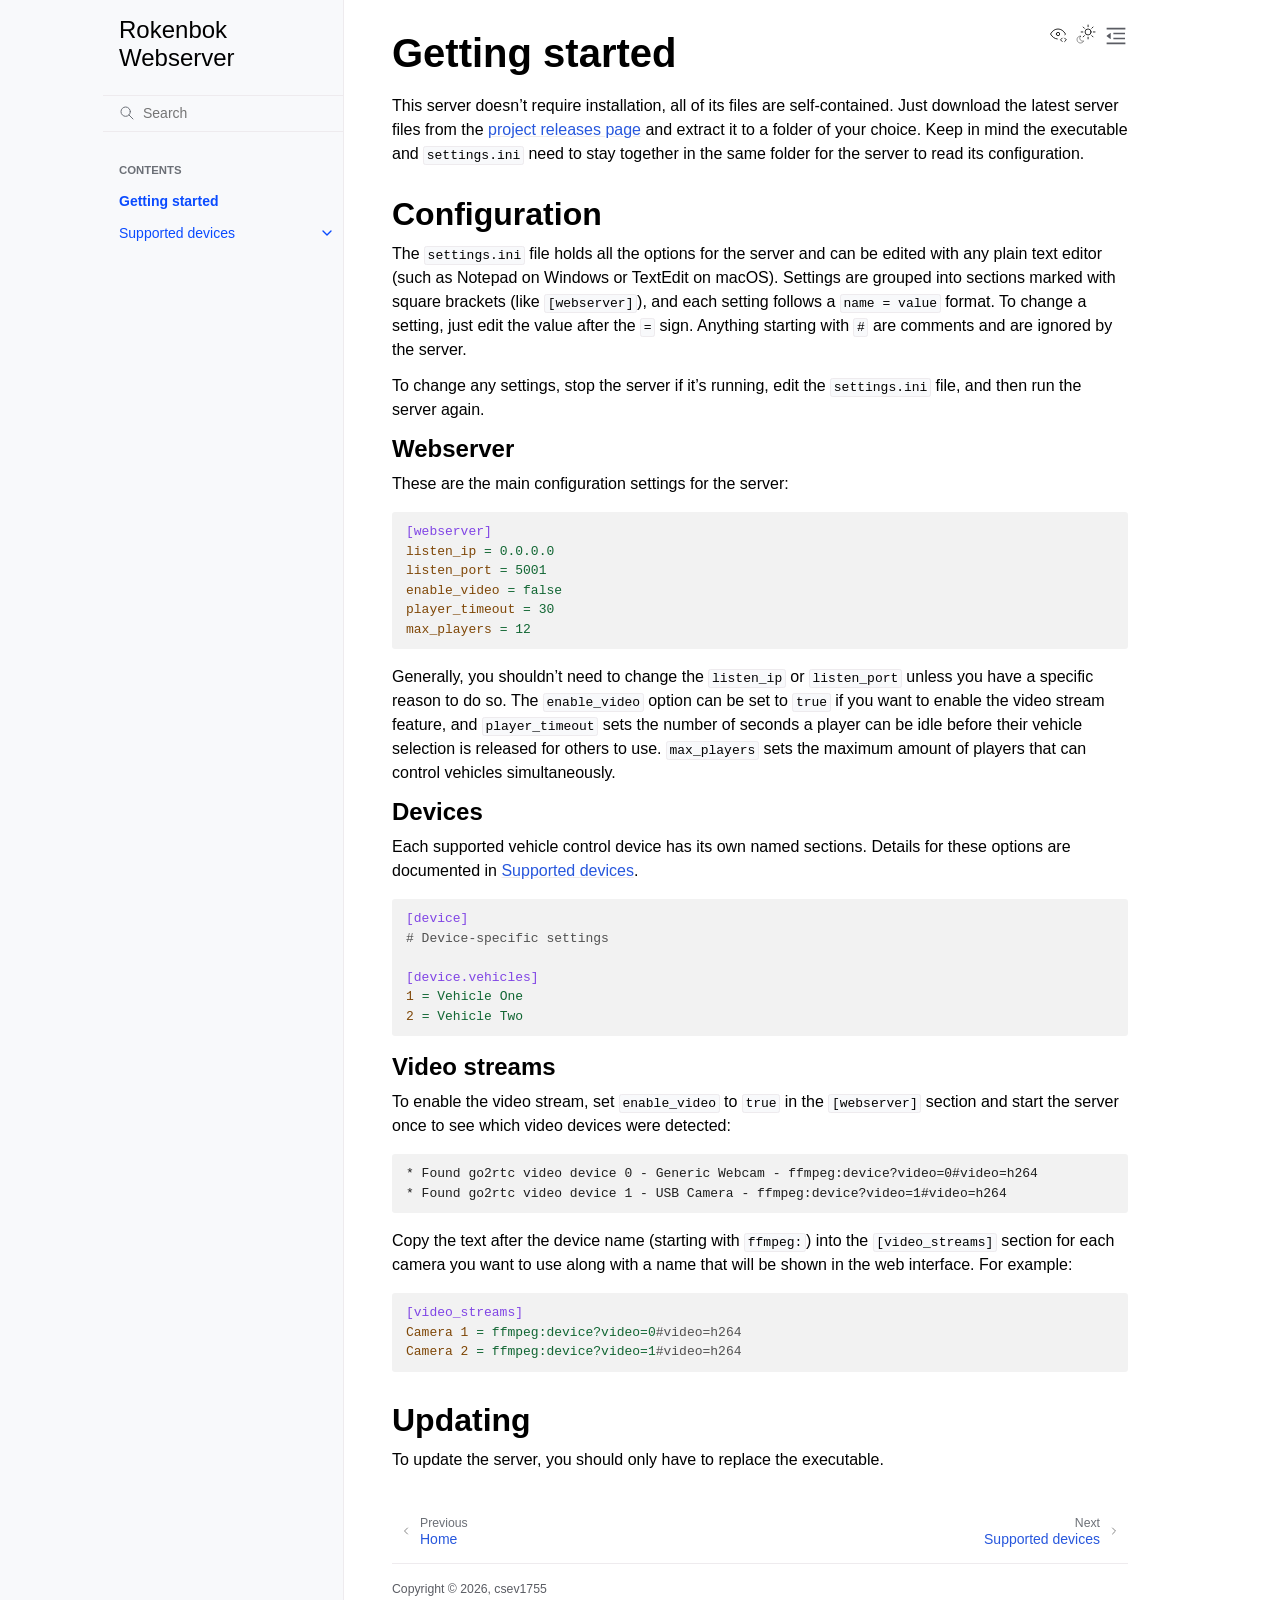
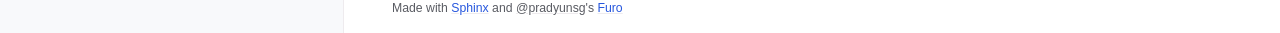
<file: getting_started.html>
<!doctype html>
<html class="no-js" lang="en" data-content_root="./">
  <head><meta charset="utf-8">
    <meta name="viewport" content="width=device-width,initial-scale=1">
    <meta name="color-scheme" content="light dark"><meta name="viewport" content="width=device-width, initial-scale=1" />
<link rel="index" title="Index" href="genindex.html"><link rel="search" title="Search" href="search.html"><link rel="next" title="Supported devices" href="devices.html"><link rel="prev" title="Rokenbok Webserver" href="index.html">

    <!-- Generated with Sphinx 9.1.0 and Furo 2025.12.19 -->
        <title>Getting started - Rokenbok Webserver</title>
      <link rel="stylesheet" type="text/css" href="_static/pygments.css?v=d111a655" />
    <link rel="stylesheet" type="text/css" href="_static/styles/furo.css?v=7bdb33bb" />
    <link rel="stylesheet" type="text/css" href="_static/styles/furo-extensions.css?v=8dab3a3b" />
    
    


<style>
  body {
    --color-code-background: #f2f2f2;
  --color-code-foreground: #1e1e1e;
  
  }
  @media not print {
    body[data-theme="dark"] {
      --color-code-background: #202020;
  --color-code-foreground: #d0d0d0;
  
    }
    @media (prefers-color-scheme: dark) {
      body:not([data-theme="light"]) {
        --color-code-background: #202020;
  --color-code-foreground: #d0d0d0;
  
      }
    }
  }
</style></head>
  <body>
    
    <script>
      document.body.dataset.theme = localStorage.getItem("theme") || "auto";
    </script>
    

<svg xmlns="http://www.w3.org/2000/svg" style="display: none;">
  <symbol id="svg-toc" viewBox="0 0 24 24">
    <title>Contents</title>
    <svg stroke="currentColor" fill="currentColor" stroke-width="0" viewBox="0 0 1024 1024">
      <path d="M408 442h480c4.4 0 8-3.6 8-8v-56c0-4.4-3.6-8-8-8H408c-4.4 0-8 3.6-8 8v56c0 4.4 3.6 8 8 8zm-8 204c0 4.4 3.6 8 8 8h480c4.4 0 8-3.6 8-8v-56c0-4.4-3.6-8-8-8H408c-4.4 0-8 3.6-8 8v56zm504-486H120c-4.4 0-8 3.6-8 8v56c0 4.4 3.6 8 8 8h784c4.4 0 8-3.6 8-8v-56c0-4.4-3.6-8-8-8zm0 632H120c-4.4 0-8 3.6-8 8v56c0 4.4 3.6 8 8 8h784c4.4 0 8-3.6 8-8v-56c0-4.4-3.6-8-8-8zM115.4 518.9L271.7 642c5.8 4.6 14.4.5 14.4-6.9V388.9c0-7.4-8.5-11.5-14.4-6.9L115.4 505.1a8.74 8.74 0 0 0 0 13.8z"/>
    </svg>
  </symbol>
  <symbol id="svg-menu" viewBox="0 0 24 24">
    <title>Menu</title>
    <svg xmlns="http://www.w3.org/2000/svg" viewBox="0 0 24 24" fill="none" stroke="currentColor"
      stroke-width="2" stroke-linecap="round" stroke-linejoin="round" class="feather-menu">
      <line x1="3" y1="12" x2="21" y2="12"></line>
      <line x1="3" y1="6" x2="21" y2="6"></line>
      <line x1="3" y1="18" x2="21" y2="18"></line>
    </svg>
  </symbol>
  <symbol id="svg-arrow-right" viewBox="0 0 24 24">
    <title>Expand</title>
    <svg xmlns="http://www.w3.org/2000/svg" viewBox="0 0 24 24" fill="none" stroke="currentColor"
      stroke-width="2" stroke-linecap="round" stroke-linejoin="round" class="feather-chevron-right">
      <polyline points="9 18 15 12 9 6"></polyline>
    </svg>
  </symbol>
  <symbol id="svg-sun" viewBox="0 0 24 24">
    <title>Light mode</title>
    <svg xmlns="http://www.w3.org/2000/svg" viewBox="0 0 24 24" fill="none" stroke="currentColor"
      stroke-width="1" stroke-linecap="round" stroke-linejoin="round" class="feather-sun">
      <circle cx="12" cy="12" r="5"></circle>
      <line x1="12" y1="1" x2="12" y2="3"></line>
      <line x1="12" y1="21" x2="12" y2="23"></line>
      <line x1="4.22" y1="4.22" x2="5.64" y2="5.64"></line>
      <line x1="18.36" y1="18.36" x2="19.78" y2="19.78"></line>
      <line x1="1" y1="12" x2="3" y2="12"></line>
      <line x1="21" y1="12" x2="23" y2="12"></line>
      <line x1="4.22" y1="19.78" x2="5.64" y2="18.36"></line>
      <line x1="18.36" y1="5.64" x2="19.78" y2="4.22"></line>
    </svg>
  </symbol>
  <symbol id="svg-moon" viewBox="0 0 24 24">
    <title>Dark mode</title>
    <svg xmlns="http://www.w3.org/2000/svg" viewBox="0 0 24 24" fill="none" stroke="currentColor"
      stroke-width="1" stroke-linecap="round" stroke-linejoin="round" class="icon-tabler-moon">
      <path stroke="none" d="M0 0h24v24H0z" fill="none" />
      <path d="M12 3c.132 0 .263 0 .393 0a7.5 7.5 0 0 0 7.92 12.446a9 9 0 1 1 -8.313 -12.454z" />
    </svg>
  </symbol>
  <symbol id="svg-sun-with-moon" viewBox="0 0 24 24">
    <title>Auto light/dark, in light mode</title>
    <svg xmlns="http://www.w3.org/2000/svg" viewBox="0 0 24 24" fill="none" stroke="currentColor"
      stroke-width="1" stroke-linecap="round" stroke-linejoin="round"
      class="icon-custom-derived-from-feather-sun-and-tabler-moon">
      <path style="opacity: 50%" d="M 5.411 14.504 C 5.471 14.504 5.532 14.504 5.591 14.504 C 3.639 16.319 4.383 19.569 6.931 20.352 C 7.693 20.586 8.512 20.551 9.25 20.252 C 8.023 23.207 4.056 23.725 2.11 21.184 C 0.166 18.642 1.702 14.949 4.874 14.536 C 5.051 14.512 5.231 14.5 5.411 14.5 L 5.411 14.504 Z"/>
      <line x1="14.5" y1="3.25" x2="14.5" y2="1.25"/>
      <line x1="14.5" y1="15.85" x2="14.5" y2="17.85"/>
      <line x1="10.044" y1="5.094" x2="8.63" y2="3.68"/>
      <line x1="19" y1="14.05" x2="20.414" y2="15.464"/>
      <line x1="8.2" y1="9.55" x2="6.2" y2="9.55"/>
      <line x1="20.8" y1="9.55" x2="22.8" y2="9.55"/>
      <line x1="10.044" y1="14.006" x2="8.63" y2="15.42"/>
      <line x1="19" y1="5.05" x2="20.414" y2="3.636"/>
      <circle cx="14.5" cy="9.55" r="3.6"/>
    </svg>
  </symbol>
  <symbol id="svg-moon-with-sun" viewBox="0 0 24 24">
    <title>Auto light/dark, in dark mode</title>
    <svg xmlns="http://www.w3.org/2000/svg" viewBox="0 0 24 24" fill="none" stroke="currentColor"
      stroke-width="1" stroke-linecap="round" stroke-linejoin="round"
      class="icon-custom-derived-from-feather-sun-and-tabler-moon">
      <path d="M 8.282 7.007 C 8.385 7.007 8.494 7.007 8.595 7.007 C 5.18 10.184 6.481 15.869 10.942 17.24 C 12.275 17.648 13.706 17.589 15 17.066 C 12.851 22.236 5.91 23.143 2.505 18.696 C -0.897 14.249 1.791 7.786 7.342 7.063 C 7.652 7.021 7.965 7 8.282 7 L 8.282 7.007 Z"/>
      <line style="opacity: 50%" x1="18" y1="3.705" x2="18" y2="2.5"/>
      <line style="opacity: 50%" x1="18" y1="11.295" x2="18" y2="12.5"/>
      <line style="opacity: 50%" x1="15.316" y1="4.816" x2="14.464" y2="3.964"/>
      <line style="opacity: 50%" x1="20.711" y1="10.212" x2="21.563" y2="11.063"/>
      <line style="opacity: 50%" x1="14.205" y1="7.5" x2="13.001" y2="7.5"/>
      <line style="opacity: 50%" x1="21.795" y1="7.5" x2="23" y2="7.5"/>
      <line style="opacity: 50%" x1="15.316" y1="10.184" x2="14.464" y2="11.036"/>
      <line style="opacity: 50%" x1="20.711" y1="4.789" x2="21.563" y2="3.937"/>
      <circle style="opacity: 50%" cx="18" cy="7.5" r="2.169"/>
    </svg>
  </symbol>
  <symbol id="svg-pencil" viewBox="0 0 24 24">
    <svg xmlns="http://www.w3.org/2000/svg" viewBox="0 0 24 24" fill="none" stroke="currentColor"
      stroke-width="1" stroke-linecap="round" stroke-linejoin="round" class="icon-tabler-pencil-code">
      <path d="M4 20h4l10.5 -10.5a2.828 2.828 0 1 0 -4 -4l-10.5 10.5v4" />
      <path d="M13.5 6.5l4 4" />
      <path d="M20 21l2 -2l-2 -2" />
      <path d="M17 17l-2 2l2 2" />
    </svg>
  </symbol>
  <symbol id="svg-eye" viewBox="0 0 24 24">
    <svg xmlns="http://www.w3.org/2000/svg" viewBox="0 0 24 24" fill="none" stroke="currentColor"
      stroke-width="1" stroke-linecap="round" stroke-linejoin="round" class="icon-tabler-eye-code">
      <path stroke="none" d="M0 0h24v24H0z" fill="none" />
      <path d="M10 12a2 2 0 1 0 4 0a2 2 0 0 0 -4 0" />
      <path
        d="M11.11 17.958c-3.209 -.307 -5.91 -2.293 -8.11 -5.958c2.4 -4 5.4 -6 9 -6c3.6 0 6.6 2 9 6c-.21 .352 -.427 .688 -.647 1.008" />
      <path d="M20 21l2 -2l-2 -2" />
      <path d="M17 17l-2 2l2 2" />
    </svg>
  </symbol>
</svg>

<input type="checkbox" class="sidebar-toggle" name="__navigation" id="__navigation" aria-label="Toggle site navigation sidebar">
<input type="checkbox" class="sidebar-toggle" name="__toc" id="__toc" aria-label="Toggle table of contents sidebar">
<label class="overlay sidebar-overlay" for="__navigation"></label>
<label class="overlay toc-overlay" for="__toc"></label>

<a class="skip-to-content muted-link" href="#furo-main-content">Skip to content</a>



<div class="page">
  <header class="mobile-header">
    <div class="header-left">
      <label class="nav-overlay-icon" for="__navigation">
        <span class="icon"><svg><use href="#svg-menu"></use></svg></span>
      </label>
    </div>
    <div class="header-center">
      <a href="index.html"><div class="brand">Rokenbok Webserver</div></a>
    </div>
    <div class="header-right">
      <div class="theme-toggle-container theme-toggle-header">
        <button class="theme-toggle" aria-label="Toggle Light / Dark / Auto color theme">
          <svg class="theme-icon-when-auto-light"><use href="#svg-sun-with-moon"></use></svg>
          <svg class="theme-icon-when-auto-dark"><use href="#svg-moon-with-sun"></use></svg>
          <svg class="theme-icon-when-dark"><use href="#svg-moon"></use></svg>
          <svg class="theme-icon-when-light"><use href="#svg-sun"></use></svg>
        </button>
      </div>
      <label class="toc-overlay-icon toc-header-icon" for="__toc">
        <span class="icon"><svg><use href="#svg-toc"></use></svg></span>
      </label>
    </div>
  </header>
  <aside class="sidebar-drawer">
    <div class="sidebar-container">
      
      <div class="sidebar-sticky"><a class="sidebar-brand" href="index.html">
  
  <span class="sidebar-brand-text">Rokenbok Webserver</span>
  
</a><form class="sidebar-search-container" method="get" action="search.html" role="search">
  <input class="sidebar-search" placeholder="Search" name="q" aria-label="Search">
  <input type="hidden" name="check_keywords" value="yes">
  <input type="hidden" name="area" value="default">
</form>
<div id="searchbox"></div><div class="sidebar-scroll"><div class="sidebar-tree">
  <p class="caption" role="heading"><span class="caption-text">Contents</span></p>
<ul class="current">
<li class="toctree-l1 current current-page"><a class="current reference internal" href="#">Getting started</a></li>
<li class="toctree-l1 has-children"><a class="reference internal" href="devices.html">Supported devices</a><input aria-label="Toggle navigation of Supported devices" class="toctree-checkbox" id="toctree-checkbox-1" name="toctree-checkbox-1" role="switch" type="checkbox"/><label for="toctree-checkbox-1"><span class="icon"><svg><use href="#svg-arrow-right"></use></svg></span></label><ul>
<li class="toctree-l2"><a class="reference internal" href="smartport_arduino.html">SmartPort Arduino</a></li>
</ul>
</li>
</ul>

</div>
</div>

      </div>
      
    </div>
  </aside>
  <div class="main">
    <div class="content">
      <div class="article-container">
        <a href="#" class="back-to-top muted-link">
          <svg xmlns="http://www.w3.org/2000/svg" viewBox="0 0 24 24">
            <path d="M13 20h-2V8l-5.5 5.5-1.42-1.42L12 4.16l7.92 7.92-1.42 1.42L13 8v12z"></path>
          </svg>
          <span>Back to top</span>
        </a>
        <div class="content-icon-container">
          <div class="view-this-page">
  <a class="muted-link" href="_sources/getting_started.rst.txt" title="View this page">
    <svg><use href="#svg-eye"></use></svg>
    <span class="visually-hidden">View this page</span>
  </a>
</div>
<div class="theme-toggle-container theme-toggle-content">
            <button class="theme-toggle" aria-label="Toggle Light / Dark / Auto color theme">
              <svg class="theme-icon-when-auto-light"><use href="#svg-sun-with-moon"></use></svg>
              <svg class="theme-icon-when-auto-dark"><use href="#svg-moon-with-sun"></use></svg>
              <svg class="theme-icon-when-dark"><use href="#svg-moon"></use></svg>
              <svg class="theme-icon-when-light"><use href="#svg-sun"></use></svg>
            </button>
          </div>
          <label class="toc-overlay-icon toc-content-icon" for="__toc">
            <span class="icon"><svg><use href="#svg-toc"></use></svg></span>
          </label>
        </div>
        <article role="main" id="furo-main-content">
          <section id="getting-started">
<h1>Getting started<a class="headerlink" href="#getting-started" title="Link to this heading">¶</a></h1>
<p>This server doesn’t require installation, all of its files are self-contained.
Just download the latest server files from the <a class="reference external" href="https://github.com/csev1755/rokenbok-webserver/releases/latest">project
releases page</a>
and extract it to a folder of your choice. Keep in mind the executable and
<code class="docutils literal notranslate"><span class="pre">settings.ini</span></code> need to stay together in the same folder for the server to
read its configuration.</p>
<section id="configuration">
<h2>Configuration<a class="headerlink" href="#configuration" title="Link to this heading">¶</a></h2>
<p>The <code class="docutils literal notranslate"><span class="pre">settings.ini</span></code> file holds all the options for the server and can be edited
with any plain text editor (such as Notepad on Windows or TextEdit on macOS).
Settings are grouped into sections marked with square brackets (like
<code class="docutils literal notranslate"><span class="pre">[webserver]</span></code>), and each setting follows a <code class="docutils literal notranslate"><span class="pre">name</span> <span class="pre">=</span> <span class="pre">value</span></code> format. To
change a setting, just edit the value after the <code class="docutils literal notranslate"><span class="pre">=</span></code> sign.
Anything starting with <code class="docutils literal notranslate"><span class="pre">#</span></code> are comments and are ignored by the server.</p>
<p>To change any settings, stop the server if it’s running,
edit the <code class="docutils literal notranslate"><span class="pre">settings.ini</span></code> file, and then run the server again.</p>
<section id="webserver">
<h3>Webserver<a class="headerlink" href="#webserver" title="Link to this heading">¶</a></h3>
<p>These are the main configuration settings for the server:</p>
<div class="highlight-ini notranslate"><div class="highlight"><pre><span></span><span class="k">[webserver]</span>
<span class="na">listen_ip</span><span class="w"> </span><span class="o">=</span><span class="w"> </span><span class="s">0.0.0.0</span>
<span class="na">listen_port</span><span class="w"> </span><span class="o">=</span><span class="w"> </span><span class="s">5001</span>
<span class="na">enable_video</span><span class="w"> </span><span class="o">=</span><span class="w"> </span><span class="s">false</span>
<span class="na">player_timeout</span><span class="w"> </span><span class="o">=</span><span class="w"> </span><span class="s">30</span>
<span class="na">max_players</span><span class="w"> </span><span class="o">=</span><span class="w"> </span><span class="s">12</span>
</pre></div>
</div>
<p>Generally, you shouldn’t need to change the <code class="docutils literal notranslate"><span class="pre">listen_ip</span></code> or <code class="docutils literal notranslate"><span class="pre">listen_port</span></code> unless you have a specific reason to do so.
The <code class="docutils literal notranslate"><span class="pre">enable_video</span></code> option can be set to <code class="docutils literal notranslate"><span class="pre">true</span></code> if you want to enable the video stream feature, and <code class="docutils literal notranslate"><span class="pre">player_timeout</span></code>
sets the number of seconds a player can be idle before their vehicle selection is released for others to use. <code class="docutils literal notranslate"><span class="pre">max_players</span></code>
sets the maximum amount of players that can control vehicles simultaneously.</p>
</section>
<section id="devices">
<h3>Devices<a class="headerlink" href="#devices" title="Link to this heading">¶</a></h3>
<p>Each supported vehicle control device has its own named sections.
Details for these options are documented in <a class="reference internal" href="devices.html"><span class="doc">Supported devices</span></a>.</p>
<div class="highlight-ini notranslate"><div class="highlight"><pre><span></span><span class="k">[device]</span>
<span class="c1"># Device-specific settings</span>

<span class="k">[device.vehicles]</span>
<span class="na">1</span><span class="w"> </span><span class="o">=</span><span class="w"> </span><span class="s">Vehicle One</span>
<span class="na">2</span><span class="w"> </span><span class="o">=</span><span class="w"> </span><span class="s">Vehicle Two</span>
</pre></div>
</div>
</section>
<section id="video-streams">
<h3>Video streams<a class="headerlink" href="#video-streams" title="Link to this heading">¶</a></h3>
<p>To enable the video stream, set <code class="docutils literal notranslate"><span class="pre">enable_video</span></code> to <code class="docutils literal notranslate"><span class="pre">true</span></code> in the <code class="docutils literal notranslate"><span class="pre">[webserver]</span></code> section
and start the server once to see which video devices were detected:</p>
<div class="highlight-default notranslate"><div class="highlight"><pre><span></span>* Found go2rtc video device 0 - Generic Webcam - ffmpeg:device?video=0#video=h264
* Found go2rtc video device 1 - USB Camera - ffmpeg:device?video=1#video=h264
</pre></div>
</div>
<p>Copy the text after the device name (starting with <code class="docutils literal notranslate"><span class="pre">ffmpeg:</span></code>) into
the <code class="docutils literal notranslate"><span class="pre">[video_streams]</span></code> section for each camera you want to use along with
a name that will be shown in the web interface. For example:</p>
<div class="highlight-ini notranslate"><div class="highlight"><pre><span></span><span class="k">[video_streams]</span>
<span class="na">Camera 1</span><span class="w"> </span><span class="o">=</span><span class="w"> </span><span class="s">ffmpeg:device?video=0</span><span class="c1">#video=h264</span>
<span class="na">Camera 2</span><span class="w"> </span><span class="o">=</span><span class="w"> </span><span class="s">ffmpeg:device?video=1</span><span class="c1">#video=h264</span>
</pre></div>
</div>
</section>
</section>
<section id="updating">
<h2>Updating<a class="headerlink" href="#updating" title="Link to this heading">¶</a></h2>
<p>To update the server, you should only have to replace the executable.</p>
</section>
</section>

        </article>
      </div>
      <footer>
        
        <div class="related-pages">
          <a class="next-page" href="devices.html">
              <div class="page-info">
                <div class="context">
                  <span>Next</span>
                </div>
                <div class="title">Supported devices</div>
              </div>
              <svg class="furo-related-icon"><use href="#svg-arrow-right"></use></svg>
            </a>
          <a class="prev-page" href="index.html">
              <svg class="furo-related-icon"><use href="#svg-arrow-right"></use></svg>
              <div class="page-info">
                <div class="context">
                  <span>Previous</span>
                </div>
                
                <div class="title">Home</div>
                
              </div>
            </a>
        </div>
        <div class="bottom-of-page">
          <div class="left-details">
            <div class="copyright">
                Copyright &#169; 2026, csev1755
            </div>
            Made with <a href="https://www.sphinx-doc.org/">Sphinx</a> and <a class="muted-link" href="https://pradyunsg.me">@pradyunsg</a>'s
            
            <a href="https://github.com/pradyunsg/furo">Furo</a>
            
          </div>
          <div class="right-details">
            
          </div>
        </div>
        
      </footer>
    </div>
    <aside class="toc-drawer">
      
      
      <div class="toc-sticky toc-scroll">
        <div class="toc-title-container">
          <span class="toc-title">
            On this page
          </span>
        </div>
        <div class="toc-tree-container">
          <div class="toc-tree">
            <ul>
<li><a class="reference internal" href="#">Getting started</a><ul>
<li><a class="reference internal" href="#configuration">Configuration</a><ul>
<li><a class="reference internal" href="#webserver">Webserver</a></li>
<li><a class="reference internal" href="#devices">Devices</a></li>
<li><a class="reference internal" href="#video-streams">Video streams</a></li>
</ul>
</li>
<li><a class="reference internal" href="#updating">Updating</a></li>
</ul>
</li>
</ul>

          </div>
        </div>
      </div>
      
      
    </aside>
  </div>
</div><script src="_static/documentation_options.js?v=5929fcd5"></script>
    <script src="_static/doctools.js?v=fd6eb6e6"></script>
    <script src="_static/sphinx_highlight.js?v=6ffebe34"></script>
    <script src="_static/scripts/furo.js?v=46bd48cc"></script>
    </body>
</html>
</file>
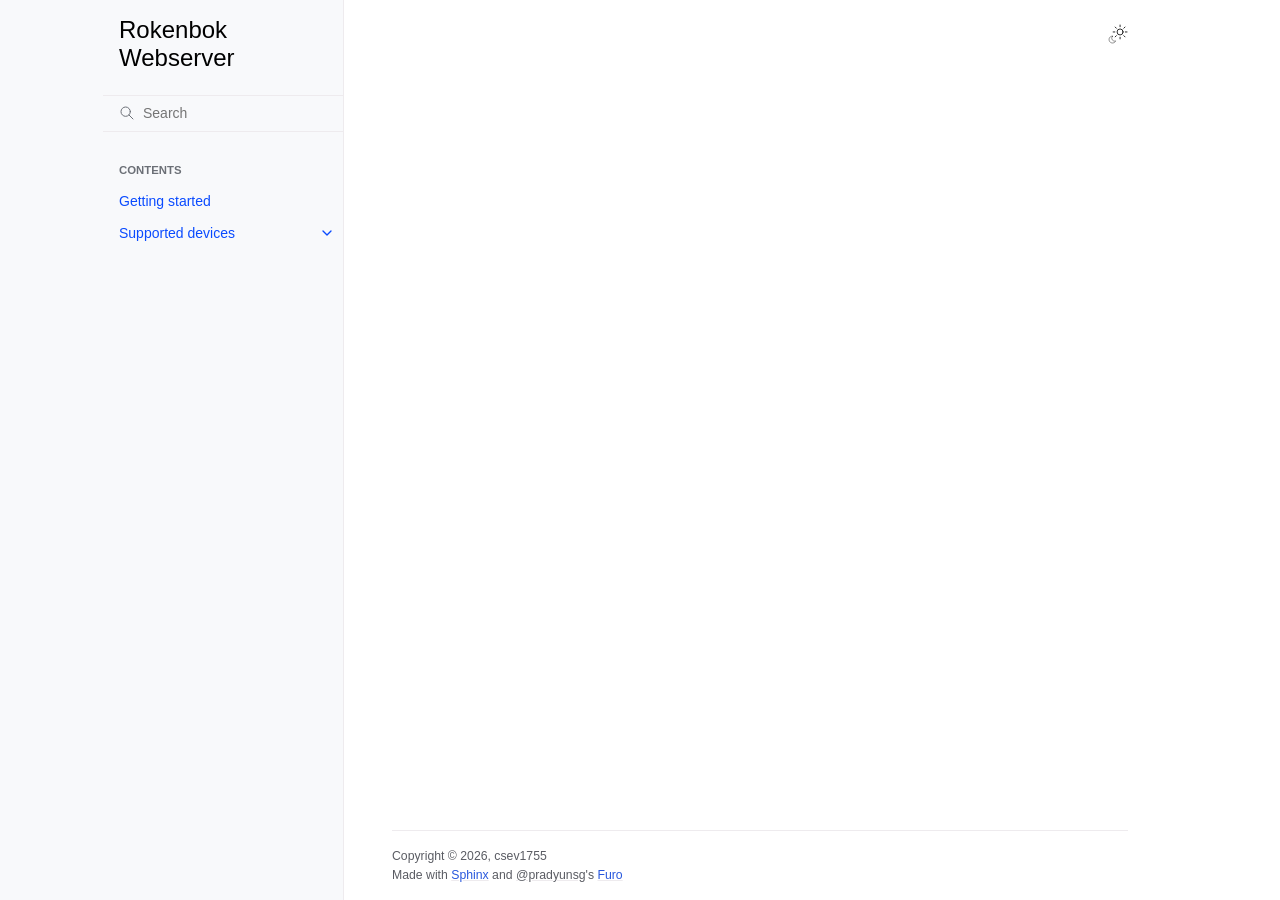
<file: search.html>
<!doctype html>
<html class="no-js" lang="en" data-content_root="./">
  <head>
<meta charset="utf-8">
    <meta name="viewport" content="width=device-width,initial-scale=1">
    <meta name="color-scheme" content="light dark"><link rel="index" title="Index" href="genindex.html"><link rel="search" title="Search" href="#">

    <!-- Generated with Sphinx 9.1.0 and Furo 2025.12.19 -->
<meta name="robots" content="noindex" />
<title>Search - Rokenbok Webserver</title><link rel="stylesheet" type="text/css" href="_static/pygments.css?v=d111a655" />
    <link rel="stylesheet" type="text/css" href="_static/styles/furo.css?v=7bdb33bb" />
    <link rel="stylesheet" type="text/css" href="_static/styles/furo-extensions.css?v=8dab3a3b" />
    
    


<style>
  body {
    --color-code-background: #f2f2f2;
  --color-code-foreground: #1e1e1e;
  
  }
  @media not print {
    body[data-theme="dark"] {
      --color-code-background: #202020;
  --color-code-foreground: #d0d0d0;
  
    }
    @media (prefers-color-scheme: dark) {
      body:not([data-theme="light"]) {
        --color-code-background: #202020;
  --color-code-foreground: #d0d0d0;
  
      }
    }
  }
</style></head>
  <body>
    
    <script>
      document.body.dataset.theme = localStorage.getItem("theme") || "auto";
    </script>
    

<svg xmlns="http://www.w3.org/2000/svg" style="display: none;">
  <symbol id="svg-toc" viewBox="0 0 24 24">
    <title>Contents</title>
    <svg stroke="currentColor" fill="currentColor" stroke-width="0" viewBox="0 0 1024 1024">
      <path d="M408 442h480c4.4 0 8-3.6 8-8v-56c0-4.4-3.6-8-8-8H408c-4.4 0-8 3.6-8 8v56c0 4.4 3.6 8 8 8zm-8 204c0 4.4 3.6 8 8 8h480c4.4 0 8-3.6 8-8v-56c0-4.4-3.6-8-8-8H408c-4.4 0-8 3.6-8 8v56zm504-486H120c-4.4 0-8 3.6-8 8v56c0 4.4 3.6 8 8 8h784c4.4 0 8-3.6 8-8v-56c0-4.4-3.6-8-8-8zm0 632H120c-4.4 0-8 3.6-8 8v56c0 4.4 3.6 8 8 8h784c4.4 0 8-3.6 8-8v-56c0-4.4-3.6-8-8-8zM115.4 518.9L271.7 642c5.8 4.6 14.4.5 14.4-6.9V388.9c0-7.4-8.5-11.5-14.4-6.9L115.4 505.1a8.74 8.74 0 0 0 0 13.8z"/>
    </svg>
  </symbol>
  <symbol id="svg-menu" viewBox="0 0 24 24">
    <title>Menu</title>
    <svg xmlns="http://www.w3.org/2000/svg" viewBox="0 0 24 24" fill="none" stroke="currentColor"
      stroke-width="2" stroke-linecap="round" stroke-linejoin="round" class="feather-menu">
      <line x1="3" y1="12" x2="21" y2="12"></line>
      <line x1="3" y1="6" x2="21" y2="6"></line>
      <line x1="3" y1="18" x2="21" y2="18"></line>
    </svg>
  </symbol>
  <symbol id="svg-arrow-right" viewBox="0 0 24 24">
    <title>Expand</title>
    <svg xmlns="http://www.w3.org/2000/svg" viewBox="0 0 24 24" fill="none" stroke="currentColor"
      stroke-width="2" stroke-linecap="round" stroke-linejoin="round" class="feather-chevron-right">
      <polyline points="9 18 15 12 9 6"></polyline>
    </svg>
  </symbol>
  <symbol id="svg-sun" viewBox="0 0 24 24">
    <title>Light mode</title>
    <svg xmlns="http://www.w3.org/2000/svg" viewBox="0 0 24 24" fill="none" stroke="currentColor"
      stroke-width="1" stroke-linecap="round" stroke-linejoin="round" class="feather-sun">
      <circle cx="12" cy="12" r="5"></circle>
      <line x1="12" y1="1" x2="12" y2="3"></line>
      <line x1="12" y1="21" x2="12" y2="23"></line>
      <line x1="4.22" y1="4.22" x2="5.64" y2="5.64"></line>
      <line x1="18.36" y1="18.36" x2="19.78" y2="19.78"></line>
      <line x1="1" y1="12" x2="3" y2="12"></line>
      <line x1="21" y1="12" x2="23" y2="12"></line>
      <line x1="4.22" y1="19.78" x2="5.64" y2="18.36"></line>
      <line x1="18.36" y1="5.64" x2="19.78" y2="4.22"></line>
    </svg>
  </symbol>
  <symbol id="svg-moon" viewBox="0 0 24 24">
    <title>Dark mode</title>
    <svg xmlns="http://www.w3.org/2000/svg" viewBox="0 0 24 24" fill="none" stroke="currentColor"
      stroke-width="1" stroke-linecap="round" stroke-linejoin="round" class="icon-tabler-moon">
      <path stroke="none" d="M0 0h24v24H0z" fill="none" />
      <path d="M12 3c.132 0 .263 0 .393 0a7.5 7.5 0 0 0 7.92 12.446a9 9 0 1 1 -8.313 -12.454z" />
    </svg>
  </symbol>
  <symbol id="svg-sun-with-moon" viewBox="0 0 24 24">
    <title>Auto light/dark, in light mode</title>
    <svg xmlns="http://www.w3.org/2000/svg" viewBox="0 0 24 24" fill="none" stroke="currentColor"
      stroke-width="1" stroke-linecap="round" stroke-linejoin="round"
      class="icon-custom-derived-from-feather-sun-and-tabler-moon">
      <path style="opacity: 50%" d="M 5.411 14.504 C 5.471 14.504 5.532 14.504 5.591 14.504 C 3.639 16.319 4.383 19.569 6.931 20.352 C 7.693 20.586 8.512 20.551 9.25 20.252 C 8.023 23.207 4.056 23.725 2.11 21.184 C 0.166 18.642 1.702 14.949 4.874 14.536 C 5.051 14.512 5.231 14.5 5.411 14.5 L 5.411 14.504 Z"/>
      <line x1="14.5" y1="3.25" x2="14.5" y2="1.25"/>
      <line x1="14.5" y1="15.85" x2="14.5" y2="17.85"/>
      <line x1="10.044" y1="5.094" x2="8.63" y2="3.68"/>
      <line x1="19" y1="14.05" x2="20.414" y2="15.464"/>
      <line x1="8.2" y1="9.55" x2="6.2" y2="9.55"/>
      <line x1="20.8" y1="9.55" x2="22.8" y2="9.55"/>
      <line x1="10.044" y1="14.006" x2="8.63" y2="15.42"/>
      <line x1="19" y1="5.05" x2="20.414" y2="3.636"/>
      <circle cx="14.5" cy="9.55" r="3.6"/>
    </svg>
  </symbol>
  <symbol id="svg-moon-with-sun" viewBox="0 0 24 24">
    <title>Auto light/dark, in dark mode</title>
    <svg xmlns="http://www.w3.org/2000/svg" viewBox="0 0 24 24" fill="none" stroke="currentColor"
      stroke-width="1" stroke-linecap="round" stroke-linejoin="round"
      class="icon-custom-derived-from-feather-sun-and-tabler-moon">
      <path d="M 8.282 7.007 C 8.385 7.007 8.494 7.007 8.595 7.007 C 5.18 10.184 6.481 15.869 10.942 17.24 C 12.275 17.648 13.706 17.589 15 17.066 C 12.851 22.236 5.91 23.143 2.505 18.696 C -0.897 14.249 1.791 7.786 7.342 7.063 C 7.652 7.021 7.965 7 8.282 7 L 8.282 7.007 Z"/>
      <line style="opacity: 50%" x1="18" y1="3.705" x2="18" y2="2.5"/>
      <line style="opacity: 50%" x1="18" y1="11.295" x2="18" y2="12.5"/>
      <line style="opacity: 50%" x1="15.316" y1="4.816" x2="14.464" y2="3.964"/>
      <line style="opacity: 50%" x1="20.711" y1="10.212" x2="21.563" y2="11.063"/>
      <line style="opacity: 50%" x1="14.205" y1="7.5" x2="13.001" y2="7.5"/>
      <line style="opacity: 50%" x1="21.795" y1="7.5" x2="23" y2="7.5"/>
      <line style="opacity: 50%" x1="15.316" y1="10.184" x2="14.464" y2="11.036"/>
      <line style="opacity: 50%" x1="20.711" y1="4.789" x2="21.563" y2="3.937"/>
      <circle style="opacity: 50%" cx="18" cy="7.5" r="2.169"/>
    </svg>
  </symbol>
  <symbol id="svg-pencil" viewBox="0 0 24 24">
    <svg xmlns="http://www.w3.org/2000/svg" viewBox="0 0 24 24" fill="none" stroke="currentColor"
      stroke-width="1" stroke-linecap="round" stroke-linejoin="round" class="icon-tabler-pencil-code">
      <path d="M4 20h4l10.5 -10.5a2.828 2.828 0 1 0 -4 -4l-10.5 10.5v4" />
      <path d="M13.5 6.5l4 4" />
      <path d="M20 21l2 -2l-2 -2" />
      <path d="M17 17l-2 2l2 2" />
    </svg>
  </symbol>
  <symbol id="svg-eye" viewBox="0 0 24 24">
    <svg xmlns="http://www.w3.org/2000/svg" viewBox="0 0 24 24" fill="none" stroke="currentColor"
      stroke-width="1" stroke-linecap="round" stroke-linejoin="round" class="icon-tabler-eye-code">
      <path stroke="none" d="M0 0h24v24H0z" fill="none" />
      <path d="M10 12a2 2 0 1 0 4 0a2 2 0 0 0 -4 0" />
      <path
        d="M11.11 17.958c-3.209 -.307 -5.91 -2.293 -8.11 -5.958c2.4 -4 5.4 -6 9 -6c3.6 0 6.6 2 9 6c-.21 .352 -.427 .688 -.647 1.008" />
      <path d="M20 21l2 -2l-2 -2" />
      <path d="M17 17l-2 2l2 2" />
    </svg>
  </symbol>
</svg>

<input type="checkbox" class="sidebar-toggle" name="__navigation" id="__navigation" aria-label="Toggle site navigation sidebar">
<input type="checkbox" class="sidebar-toggle" name="__toc" id="__toc" aria-label="Toggle table of contents sidebar">
<label class="overlay sidebar-overlay" for="__navigation"></label>
<label class="overlay toc-overlay" for="__toc"></label>

<a class="skip-to-content muted-link" href="#furo-main-content">Skip to content</a>



<div class="page">
  <header class="mobile-header">
    <div class="header-left">
      <label class="nav-overlay-icon" for="__navigation">
        <span class="icon"><svg><use href="#svg-menu"></use></svg></span>
      </label>
    </div>
    <div class="header-center">
      <a href="index.html"><div class="brand">Rokenbok Webserver</div></a>
    </div>
    <div class="header-right">
      <div class="theme-toggle-container theme-toggle-header">
        <button class="theme-toggle" aria-label="Toggle Light / Dark / Auto color theme">
          <svg class="theme-icon-when-auto-light"><use href="#svg-sun-with-moon"></use></svg>
          <svg class="theme-icon-when-auto-dark"><use href="#svg-moon-with-sun"></use></svg>
          <svg class="theme-icon-when-dark"><use href="#svg-moon"></use></svg>
          <svg class="theme-icon-when-light"><use href="#svg-sun"></use></svg>
        </button>
      </div>
      <label class="toc-overlay-icon toc-header-icon no-toc" for="__toc">
        <span class="icon"><svg><use href="#svg-toc"></use></svg></span>
      </label>
    </div>
  </header>
  <aside class="sidebar-drawer">
    <div class="sidebar-container">
      
      <div class="sidebar-sticky"><a class="sidebar-brand" href="index.html">
  
  <span class="sidebar-brand-text">Rokenbok Webserver</span>
  
</a><form class="sidebar-search-container" method="get" action="#" role="search">
  <input class="sidebar-search" placeholder="Search" name="q" aria-label="Search">
  <input type="hidden" name="check_keywords" value="yes">
  <input type="hidden" name="area" value="default">
</form>
<div id="searchbox"></div><div class="sidebar-scroll"><div class="sidebar-tree">
  <p class="caption" role="heading"><span class="caption-text">Contents</span></p>
<ul>
<li class="toctree-l1"><a class="reference internal" href="getting_started.html">Getting started</a></li>
<li class="toctree-l1 has-children"><a class="reference internal" href="devices.html">Supported devices</a><input aria-label="Toggle navigation of Supported devices" class="toctree-checkbox" id="toctree-checkbox-1" name="toctree-checkbox-1" role="switch" type="checkbox"/><label for="toctree-checkbox-1"><span class="icon"><svg><use href="#svg-arrow-right"></use></svg></span></label><ul>
<li class="toctree-l2"><a class="reference internal" href="smartport_arduino.html">SmartPort Arduino</a></li>
</ul>
</li>
</ul>

</div>
</div>

      </div>
      
    </div>
  </aside>
  <div class="main">
    <div class="content">
      <div class="article-container">
        <a href="#" class="back-to-top muted-link">
          <svg xmlns="http://www.w3.org/2000/svg" viewBox="0 0 24 24">
            <path d="M13 20h-2V8l-5.5 5.5-1.42-1.42L12 4.16l7.92 7.92-1.42 1.42L13 8v12z"></path>
          </svg>
          <span>Back to top</span>
        </a>
        <div class="content-icon-container">
          <div class="theme-toggle-container theme-toggle-content">
            <button class="theme-toggle" aria-label="Toggle Light / Dark / Auto color theme">
              <svg class="theme-icon-when-auto-light"><use href="#svg-sun-with-moon"></use></svg>
              <svg class="theme-icon-when-auto-dark"><use href="#svg-moon-with-sun"></use></svg>
              <svg class="theme-icon-when-dark"><use href="#svg-moon"></use></svg>
              <svg class="theme-icon-when-light"><use href="#svg-sun"></use></svg>
            </button>
          </div>
          <label class="toc-overlay-icon toc-content-icon no-toc" for="__toc">
            <span class="icon"><svg><use href="#svg-toc"></use></svg></span>
          </label>
        </div>
        <article role="main" id="furo-main-content">
          
<noscript>
<div class="admonition error">
  <p class="admonition-title">Error</p>
  <p>
    Please activate JavaScript to enable the search functionality.
  </p>
</div>
</noscript>

<div id="search-results"></div>

        </article>
      </div>
      <footer>
        
        <div class="related-pages">
          
          
        </div>
        <div class="bottom-of-page">
          <div class="left-details">
            <div class="copyright">
                Copyright &#169; 2026, csev1755
            </div>
            Made with <a href="https://www.sphinx-doc.org/">Sphinx</a> and <a class="muted-link" href="https://pradyunsg.me">@pradyunsg</a>'s
            
            <a href="https://github.com/pradyunsg/furo">Furo</a>
            
          </div>
          <div class="right-details">
            
          </div>
        </div>
        
      </footer>
    </div>
    <aside class="toc-drawer no-toc">
      
      
      
    </aside>
  </div>
</div><script src="_static/documentation_options.js?v=5929fcd5"></script>
    <script src="_static/doctools.js?v=fd6eb6e6"></script>
    <script src="_static/sphinx_highlight.js?v=6ffebe34"></script>
    <script src="_static/scripts/furo.js?v=46bd48cc"></script>
    
<script src="_static/searchtools.js"></script>
<script src="_static/language_data.js"></script>
<script src="searchindex.js"></script></body>
</html>
</file>
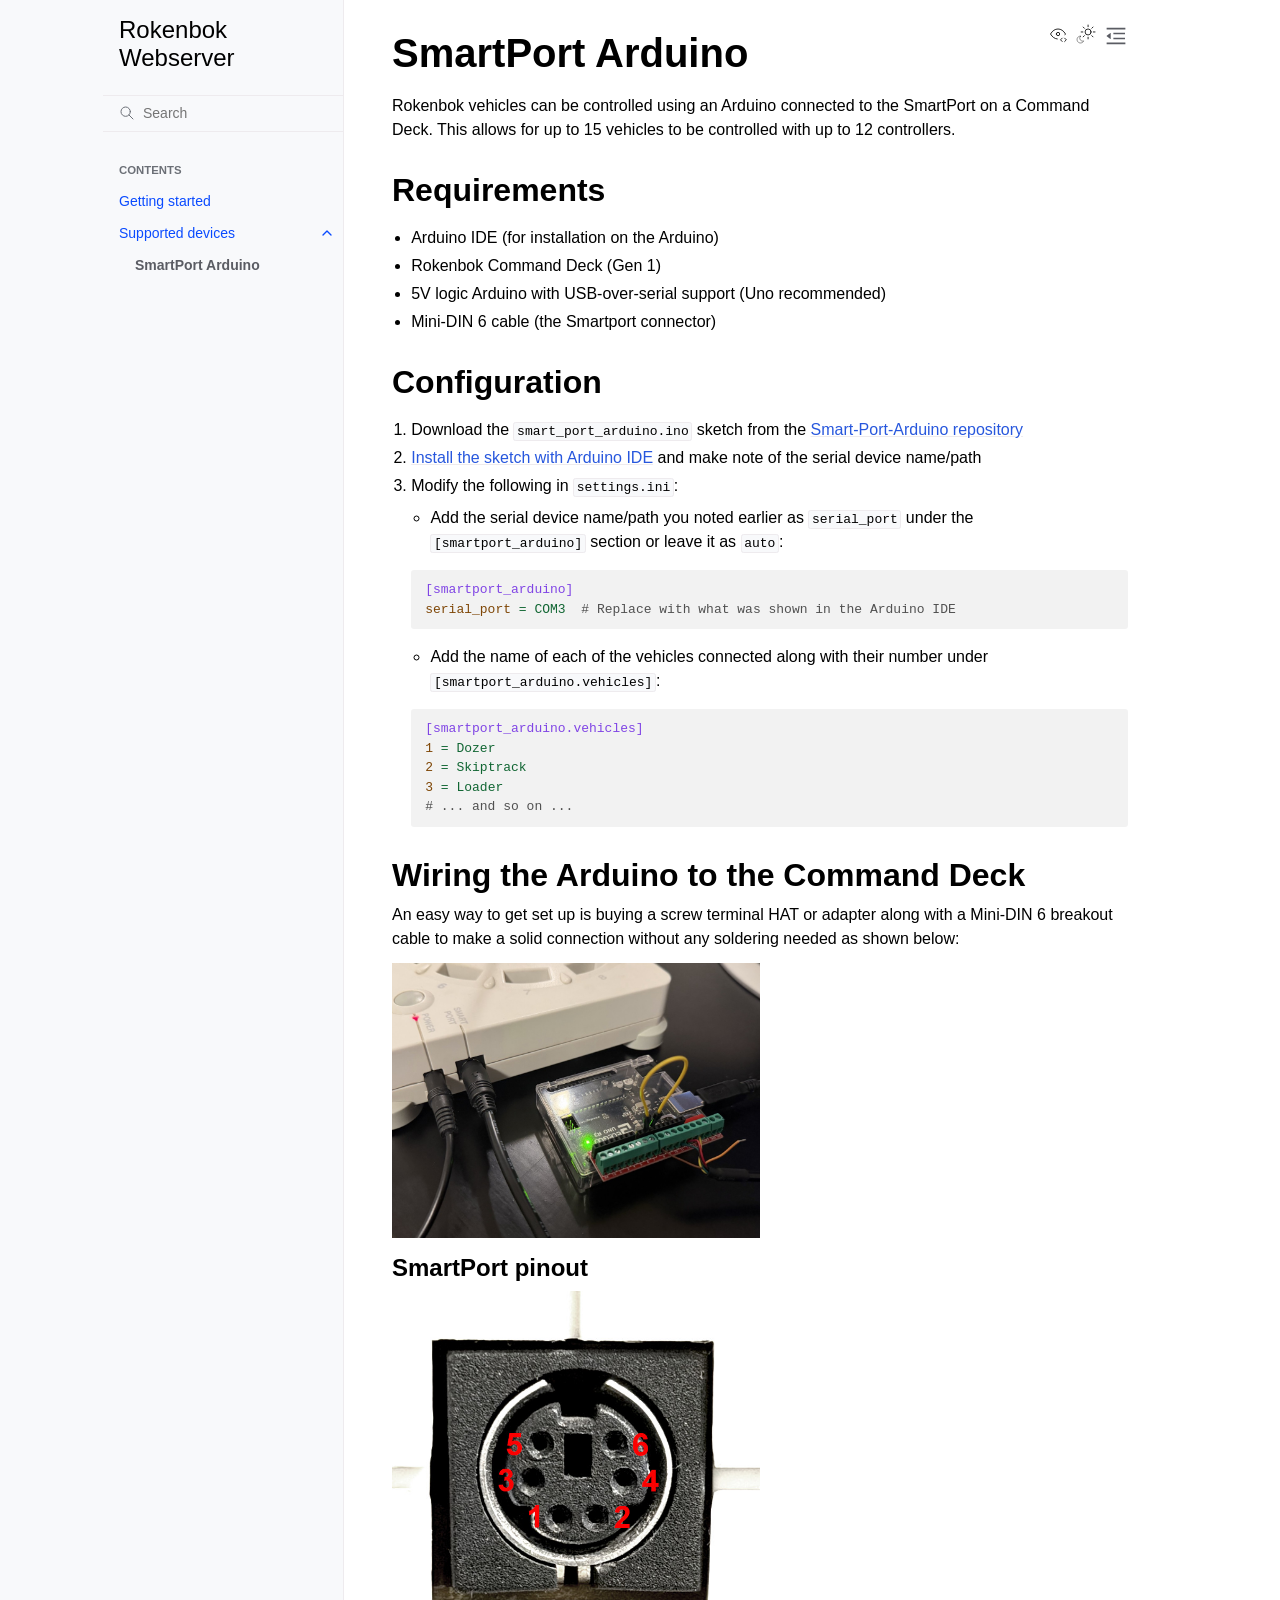
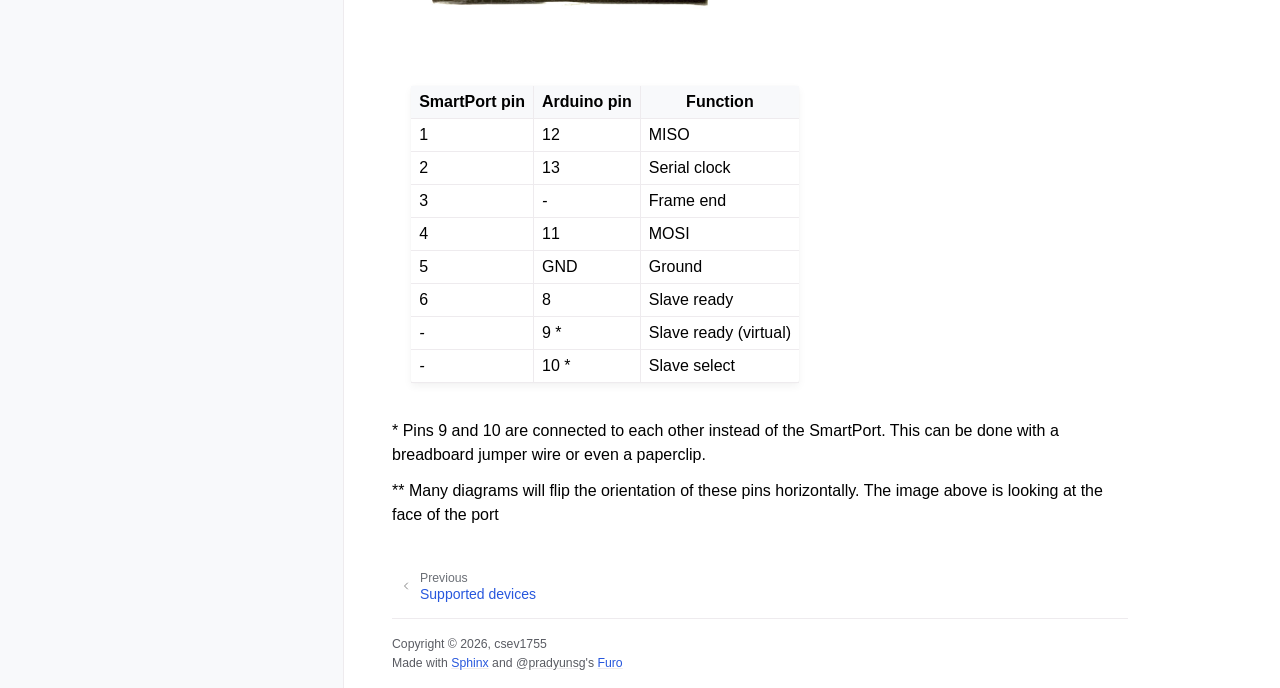
<file: smartport_arduino.html>
<!doctype html>
<html class="no-js" lang="en" data-content_root="./">
  <head><meta charset="utf-8">
    <meta name="viewport" content="width=device-width,initial-scale=1">
    <meta name="color-scheme" content="light dark"><meta name="viewport" content="width=device-width, initial-scale=1" />
<link rel="index" title="Index" href="genindex.html"><link rel="search" title="Search" href="search.html"><link rel="prev" title="Supported devices" href="devices.html">

    <!-- Generated with Sphinx 9.1.0 and Furo 2025.12.19 -->
        <title>SmartPort Arduino - Rokenbok Webserver</title>
      <link rel="stylesheet" type="text/css" href="_static/pygments.css?v=d111a655" />
    <link rel="stylesheet" type="text/css" href="_static/styles/furo.css?v=7bdb33bb" />
    <link rel="stylesheet" type="text/css" href="_static/styles/furo-extensions.css?v=8dab3a3b" />
    
    


<style>
  body {
    --color-code-background: #f2f2f2;
  --color-code-foreground: #1e1e1e;
  
  }
  @media not print {
    body[data-theme="dark"] {
      --color-code-background: #202020;
  --color-code-foreground: #d0d0d0;
  
    }
    @media (prefers-color-scheme: dark) {
      body:not([data-theme="light"]) {
        --color-code-background: #202020;
  --color-code-foreground: #d0d0d0;
  
      }
    }
  }
</style></head>
  <body>
    
    <script>
      document.body.dataset.theme = localStorage.getItem("theme") || "auto";
    </script>
    

<svg xmlns="http://www.w3.org/2000/svg" style="display: none;">
  <symbol id="svg-toc" viewBox="0 0 24 24">
    <title>Contents</title>
    <svg stroke="currentColor" fill="currentColor" stroke-width="0" viewBox="0 0 1024 1024">
      <path d="M408 442h480c4.4 0 8-3.6 8-8v-56c0-4.4-3.6-8-8-8H408c-4.4 0-8 3.6-8 8v56c0 4.4 3.6 8 8 8zm-8 204c0 4.4 3.6 8 8 8h480c4.4 0 8-3.6 8-8v-56c0-4.4-3.6-8-8-8H408c-4.4 0-8 3.6-8 8v56zm504-486H120c-4.4 0-8 3.6-8 8v56c0 4.4 3.6 8 8 8h784c4.4 0 8-3.6 8-8v-56c0-4.4-3.6-8-8-8zm0 632H120c-4.4 0-8 3.6-8 8v56c0 4.4 3.6 8 8 8h784c4.4 0 8-3.6 8-8v-56c0-4.4-3.6-8-8-8zM115.4 518.9L271.7 642c5.8 4.6 14.4.5 14.4-6.9V388.9c0-7.4-8.5-11.5-14.4-6.9L115.4 505.1a8.74 8.74 0 0 0 0 13.8z"/>
    </svg>
  </symbol>
  <symbol id="svg-menu" viewBox="0 0 24 24">
    <title>Menu</title>
    <svg xmlns="http://www.w3.org/2000/svg" viewBox="0 0 24 24" fill="none" stroke="currentColor"
      stroke-width="2" stroke-linecap="round" stroke-linejoin="round" class="feather-menu">
      <line x1="3" y1="12" x2="21" y2="12"></line>
      <line x1="3" y1="6" x2="21" y2="6"></line>
      <line x1="3" y1="18" x2="21" y2="18"></line>
    </svg>
  </symbol>
  <symbol id="svg-arrow-right" viewBox="0 0 24 24">
    <title>Expand</title>
    <svg xmlns="http://www.w3.org/2000/svg" viewBox="0 0 24 24" fill="none" stroke="currentColor"
      stroke-width="2" stroke-linecap="round" stroke-linejoin="round" class="feather-chevron-right">
      <polyline points="9 18 15 12 9 6"></polyline>
    </svg>
  </symbol>
  <symbol id="svg-sun" viewBox="0 0 24 24">
    <title>Light mode</title>
    <svg xmlns="http://www.w3.org/2000/svg" viewBox="0 0 24 24" fill="none" stroke="currentColor"
      stroke-width="1" stroke-linecap="round" stroke-linejoin="round" class="feather-sun">
      <circle cx="12" cy="12" r="5"></circle>
      <line x1="12" y1="1" x2="12" y2="3"></line>
      <line x1="12" y1="21" x2="12" y2="23"></line>
      <line x1="4.22" y1="4.22" x2="5.64" y2="5.64"></line>
      <line x1="18.36" y1="18.36" x2="19.78" y2="19.78"></line>
      <line x1="1" y1="12" x2="3" y2="12"></line>
      <line x1="21" y1="12" x2="23" y2="12"></line>
      <line x1="4.22" y1="19.78" x2="5.64" y2="18.36"></line>
      <line x1="18.36" y1="5.64" x2="19.78" y2="4.22"></line>
    </svg>
  </symbol>
  <symbol id="svg-moon" viewBox="0 0 24 24">
    <title>Dark mode</title>
    <svg xmlns="http://www.w3.org/2000/svg" viewBox="0 0 24 24" fill="none" stroke="currentColor"
      stroke-width="1" stroke-linecap="round" stroke-linejoin="round" class="icon-tabler-moon">
      <path stroke="none" d="M0 0h24v24H0z" fill="none" />
      <path d="M12 3c.132 0 .263 0 .393 0a7.5 7.5 0 0 0 7.92 12.446a9 9 0 1 1 -8.313 -12.454z" />
    </svg>
  </symbol>
  <symbol id="svg-sun-with-moon" viewBox="0 0 24 24">
    <title>Auto light/dark, in light mode</title>
    <svg xmlns="http://www.w3.org/2000/svg" viewBox="0 0 24 24" fill="none" stroke="currentColor"
      stroke-width="1" stroke-linecap="round" stroke-linejoin="round"
      class="icon-custom-derived-from-feather-sun-and-tabler-moon">
      <path style="opacity: 50%" d="M 5.411 14.504 C 5.471 14.504 5.532 14.504 5.591 14.504 C 3.639 16.319 4.383 19.569 6.931 20.352 C 7.693 20.586 8.512 20.551 9.25 20.252 C 8.023 23.207 4.056 23.725 2.11 21.184 C 0.166 18.642 1.702 14.949 4.874 14.536 C 5.051 14.512 5.231 14.5 5.411 14.5 L 5.411 14.504 Z"/>
      <line x1="14.5" y1="3.25" x2="14.5" y2="1.25"/>
      <line x1="14.5" y1="15.85" x2="14.5" y2="17.85"/>
      <line x1="10.044" y1="5.094" x2="8.63" y2="3.68"/>
      <line x1="19" y1="14.05" x2="20.414" y2="15.464"/>
      <line x1="8.2" y1="9.55" x2="6.2" y2="9.55"/>
      <line x1="20.8" y1="9.55" x2="22.8" y2="9.55"/>
      <line x1="10.044" y1="14.006" x2="8.63" y2="15.42"/>
      <line x1="19" y1="5.05" x2="20.414" y2="3.636"/>
      <circle cx="14.5" cy="9.55" r="3.6"/>
    </svg>
  </symbol>
  <symbol id="svg-moon-with-sun" viewBox="0 0 24 24">
    <title>Auto light/dark, in dark mode</title>
    <svg xmlns="http://www.w3.org/2000/svg" viewBox="0 0 24 24" fill="none" stroke="currentColor"
      stroke-width="1" stroke-linecap="round" stroke-linejoin="round"
      class="icon-custom-derived-from-feather-sun-and-tabler-moon">
      <path d="M 8.282 7.007 C 8.385 7.007 8.494 7.007 8.595 7.007 C 5.18 10.184 6.481 15.869 10.942 17.24 C 12.275 17.648 13.706 17.589 15 17.066 C 12.851 22.236 5.91 23.143 2.505 18.696 C -0.897 14.249 1.791 7.786 7.342 7.063 C 7.652 7.021 7.965 7 8.282 7 L 8.282 7.007 Z"/>
      <line style="opacity: 50%" x1="18" y1="3.705" x2="18" y2="2.5"/>
      <line style="opacity: 50%" x1="18" y1="11.295" x2="18" y2="12.5"/>
      <line style="opacity: 50%" x1="15.316" y1="4.816" x2="14.464" y2="3.964"/>
      <line style="opacity: 50%" x1="20.711" y1="10.212" x2="21.563" y2="11.063"/>
      <line style="opacity: 50%" x1="14.205" y1="7.5" x2="13.001" y2="7.5"/>
      <line style="opacity: 50%" x1="21.795" y1="7.5" x2="23" y2="7.5"/>
      <line style="opacity: 50%" x1="15.316" y1="10.184" x2="14.464" y2="11.036"/>
      <line style="opacity: 50%" x1="20.711" y1="4.789" x2="21.563" y2="3.937"/>
      <circle style="opacity: 50%" cx="18" cy="7.5" r="2.169"/>
    </svg>
  </symbol>
  <symbol id="svg-pencil" viewBox="0 0 24 24">
    <svg xmlns="http://www.w3.org/2000/svg" viewBox="0 0 24 24" fill="none" stroke="currentColor"
      stroke-width="1" stroke-linecap="round" stroke-linejoin="round" class="icon-tabler-pencil-code">
      <path d="M4 20h4l10.5 -10.5a2.828 2.828 0 1 0 -4 -4l-10.5 10.5v4" />
      <path d="M13.5 6.5l4 4" />
      <path d="M20 21l2 -2l-2 -2" />
      <path d="M17 17l-2 2l2 2" />
    </svg>
  </symbol>
  <symbol id="svg-eye" viewBox="0 0 24 24">
    <svg xmlns="http://www.w3.org/2000/svg" viewBox="0 0 24 24" fill="none" stroke="currentColor"
      stroke-width="1" stroke-linecap="round" stroke-linejoin="round" class="icon-tabler-eye-code">
      <path stroke="none" d="M0 0h24v24H0z" fill="none" />
      <path d="M10 12a2 2 0 1 0 4 0a2 2 0 0 0 -4 0" />
      <path
        d="M11.11 17.958c-3.209 -.307 -5.91 -2.293 -8.11 -5.958c2.4 -4 5.4 -6 9 -6c3.6 0 6.6 2 9 6c-.21 .352 -.427 .688 -.647 1.008" />
      <path d="M20 21l2 -2l-2 -2" />
      <path d="M17 17l-2 2l2 2" />
    </svg>
  </symbol>
</svg>

<input type="checkbox" class="sidebar-toggle" name="__navigation" id="__navigation" aria-label="Toggle site navigation sidebar">
<input type="checkbox" class="sidebar-toggle" name="__toc" id="__toc" aria-label="Toggle table of contents sidebar">
<label class="overlay sidebar-overlay" for="__navigation"></label>
<label class="overlay toc-overlay" for="__toc"></label>

<a class="skip-to-content muted-link" href="#furo-main-content">Skip to content</a>



<div class="page">
  <header class="mobile-header">
    <div class="header-left">
      <label class="nav-overlay-icon" for="__navigation">
        <span class="icon"><svg><use href="#svg-menu"></use></svg></span>
      </label>
    </div>
    <div class="header-center">
      <a href="index.html"><div class="brand">Rokenbok Webserver</div></a>
    </div>
    <div class="header-right">
      <div class="theme-toggle-container theme-toggle-header">
        <button class="theme-toggle" aria-label="Toggle Light / Dark / Auto color theme">
          <svg class="theme-icon-when-auto-light"><use href="#svg-sun-with-moon"></use></svg>
          <svg class="theme-icon-when-auto-dark"><use href="#svg-moon-with-sun"></use></svg>
          <svg class="theme-icon-when-dark"><use href="#svg-moon"></use></svg>
          <svg class="theme-icon-when-light"><use href="#svg-sun"></use></svg>
        </button>
      </div>
      <label class="toc-overlay-icon toc-header-icon" for="__toc">
        <span class="icon"><svg><use href="#svg-toc"></use></svg></span>
      </label>
    </div>
  </header>
  <aside class="sidebar-drawer">
    <div class="sidebar-container">
      
      <div class="sidebar-sticky"><a class="sidebar-brand" href="index.html">
  
  <span class="sidebar-brand-text">Rokenbok Webserver</span>
  
</a><form class="sidebar-search-container" method="get" action="search.html" role="search">
  <input class="sidebar-search" placeholder="Search" name="q" aria-label="Search">
  <input type="hidden" name="check_keywords" value="yes">
  <input type="hidden" name="area" value="default">
</form>
<div id="searchbox"></div><div class="sidebar-scroll"><div class="sidebar-tree">
  <p class="caption" role="heading"><span class="caption-text">Contents</span></p>
<ul class="current">
<li class="toctree-l1"><a class="reference internal" href="getting_started.html">Getting started</a></li>
<li class="toctree-l1 current has-children"><a class="reference internal" href="devices.html">Supported devices</a><input aria-label="Toggle navigation of Supported devices" checked="" class="toctree-checkbox" id="toctree-checkbox-1" name="toctree-checkbox-1" role="switch" type="checkbox"/><label for="toctree-checkbox-1"><span class="icon"><svg><use href="#svg-arrow-right"></use></svg></span></label><ul class="current">
<li class="toctree-l2 current current-page"><a class="current reference internal" href="#">SmartPort Arduino</a></li>
</ul>
</li>
</ul>

</div>
</div>

      </div>
      
    </div>
  </aside>
  <div class="main">
    <div class="content">
      <div class="article-container">
        <a href="#" class="back-to-top muted-link">
          <svg xmlns="http://www.w3.org/2000/svg" viewBox="0 0 24 24">
            <path d="M13 20h-2V8l-5.5 5.5-1.42-1.42L12 4.16l7.92 7.92-1.42 1.42L13 8v12z"></path>
          </svg>
          <span>Back to top</span>
        </a>
        <div class="content-icon-container">
          <div class="view-this-page">
  <a class="muted-link" href="_sources/smartport_arduino.rst.txt" title="View this page">
    <svg><use href="#svg-eye"></use></svg>
    <span class="visually-hidden">View this page</span>
  </a>
</div>
<div class="theme-toggle-container theme-toggle-content">
            <button class="theme-toggle" aria-label="Toggle Light / Dark / Auto color theme">
              <svg class="theme-icon-when-auto-light"><use href="#svg-sun-with-moon"></use></svg>
              <svg class="theme-icon-when-auto-dark"><use href="#svg-moon-with-sun"></use></svg>
              <svg class="theme-icon-when-dark"><use href="#svg-moon"></use></svg>
              <svg class="theme-icon-when-light"><use href="#svg-sun"></use></svg>
            </button>
          </div>
          <label class="toc-overlay-icon toc-content-icon" for="__toc">
            <span class="icon"><svg><use href="#svg-toc"></use></svg></span>
          </label>
        </div>
        <article role="main" id="furo-main-content">
          <section id="smartport-arduino">
<h1>SmartPort Arduino<a class="headerlink" href="#smartport-arduino" title="Link to this heading">¶</a></h1>
<p>Rokenbok vehicles can be controlled using an Arduino connected to the SmartPort on a Command Deck. This allows for up to 15 vehicles to be controlled with up to 12 controllers.</p>
<section id="requirements">
<h2>Requirements<a class="headerlink" href="#requirements" title="Link to this heading">¶</a></h2>
<ul class="simple">
<li><p>Arduino IDE (for installation on the Arduino)</p></li>
<li><p>Rokenbok Command Deck (Gen 1)</p></li>
<li><p>5V logic Arduino with USB-over-serial support (Uno recommended)</p></li>
<li><p>Mini-DIN 6 cable (the Smartport connector)</p></li>
</ul>
</section>
<section id="configuration">
<h2>Configuration<a class="headerlink" href="#configuration" title="Link to this heading">¶</a></h2>
<ol class="arabic">
<li><p>Download the <code class="docutils literal notranslate"><span class="pre">smart_port_arduino.ino</span></code> sketch from the <a class="reference external" href="https://github.com/stepstools/Rokenbok-Smart-Port-Arduino">Smart-Port-Arduino repository</a></p></li>
<li><p><a class="reference external" href="https://support.arduino.cc/hc/en-us/articles/4733418441116-Upload-a-sketch-in-Arduino-IDE">Install the sketch with Arduino IDE</a> and make note of the serial device name/path</p></li>
<li><p>Modify the following in <code class="docutils literal notranslate"><span class="pre">settings.ini</span></code>:</p>
<ul class="simple">
<li><p>Add the serial device name/path you noted earlier as <code class="docutils literal notranslate"><span class="pre">serial_port</span></code> under the <code class="docutils literal notranslate"><span class="pre">[smartport_arduino]</span></code> section or leave it as <code class="docutils literal notranslate"><span class="pre">auto</span></code>:</p></li>
</ul>
<div class="highlight-ini notranslate"><div class="highlight"><pre><span></span><span class="k">[smartport_arduino]</span>
<span class="na">serial_port</span><span class="w"> </span><span class="o">=</span><span class="w"> </span><span class="s">COM3</span><span class="w">  </span><span class="c1"># Replace with what was shown in the Arduino IDE</span>
</pre></div>
</div>
<ul class="simple">
<li><p>Add the name of each of the vehicles connected along with their number under <code class="docutils literal notranslate"><span class="pre">[smartport_arduino.vehicles]</span></code>:</p></li>
</ul>
<div class="highlight-ini notranslate"><div class="highlight"><pre><span></span><span class="k">[smartport_arduino.vehicles]</span>
<span class="na">1</span><span class="w"> </span><span class="o">=</span><span class="w"> </span><span class="s">Dozer</span>
<span class="na">2</span><span class="w"> </span><span class="o">=</span><span class="w"> </span><span class="s">Skiptrack</span>
<span class="na">3</span><span class="w"> </span><span class="o">=</span><span class="w"> </span><span class="s">Loader</span>
<span class="c1"># ... and so on ...</span>
</pre></div>
</div>
</li>
</ol>
</section>
<section id="wiring-the-arduino-to-the-command-deck">
<h2>Wiring the Arduino to the Command Deck<a class="headerlink" href="#wiring-the-arduino-to-the-command-deck" title="Link to this heading">¶</a></h2>
<p>An easy way to get set up is buying a screw terminal HAT or adapter along with a Mini-DIN 6 breakout cable to make a solid connection without any soldering needed as shown below:</p>
<a class="reference internal image-reference" href="_images/smartport_arduino.jpg"><img alt="An Arduino connected to the SmartPort" src="_images/smartport_arduino.jpg" style="width: 50%;" />
</a>
<section id="smartport-pinout">
<h3>SmartPort pinout<a class="headerlink" href="#smartport-pinout" title="Link to this heading">¶</a></h3>
<a class="reference internal image-reference" href="_images/smartport_pinout.jpg"><img alt="A diagram of the SmartPort pinout" src="_images/smartport_pinout.jpg" style="width: 50%;" />
</a>
<div class="table-wrapper docutils container">
<table class="docutils align-left">
<thead>
<tr class="row-odd"><th class="head"><p>SmartPort pin</p></th>
<th class="head"><p>Arduino pin</p></th>
<th class="head"><p>Function</p></th>
</tr>
</thead>
<tbody>
<tr class="row-even"><td><p>1</p></td>
<td><p>12</p></td>
<td><p>MISO</p></td>
</tr>
<tr class="row-odd"><td><p>2</p></td>
<td><p>13</p></td>
<td><p>Serial clock</p></td>
</tr>
<tr class="row-even"><td><p>3</p></td>
<td><p><cite>-</cite></p></td>
<td><p>Frame end</p></td>
</tr>
<tr class="row-odd"><td><p>4</p></td>
<td><p>11</p></td>
<td><p>MOSI</p></td>
</tr>
<tr class="row-even"><td><p>5</p></td>
<td><p>GND</p></td>
<td><p>Ground</p></td>
</tr>
<tr class="row-odd"><td><p>6</p></td>
<td><p>8</p></td>
<td><p>Slave ready</p></td>
</tr>
<tr class="row-even"><td><p><cite>-</cite></p></td>
<td><p>9 *</p></td>
<td><p>Slave ready (virtual)</p></td>
</tr>
<tr class="row-odd"><td><p><cite>-</cite></p></td>
<td><p>10 *</p></td>
<td><p>Slave select</p></td>
</tr>
</tbody>
</table>
</div>
<p>* Pins 9 and 10 are connected to each other instead of the SmartPort. This can be done with a breadboard jumper wire or even a paperclip.</p>
<p>**  Many diagrams will flip the orientation of these pins horizontally. The image above is looking at the face of the port</p>
</section>
</section>
</section>

        </article>
      </div>
      <footer>
        
        <div class="related-pages">
          
          <a class="prev-page" href="devices.html">
              <svg class="furo-related-icon"><use href="#svg-arrow-right"></use></svg>
              <div class="page-info">
                <div class="context">
                  <span>Previous</span>
                </div>
                
                <div class="title">Supported devices</div>
                
              </div>
            </a>
        </div>
        <div class="bottom-of-page">
          <div class="left-details">
            <div class="copyright">
                Copyright &#169; 2026, csev1755
            </div>
            Made with <a href="https://www.sphinx-doc.org/">Sphinx</a> and <a class="muted-link" href="https://pradyunsg.me">@pradyunsg</a>'s
            
            <a href="https://github.com/pradyunsg/furo">Furo</a>
            
          </div>
          <div class="right-details">
            
          </div>
        </div>
        
      </footer>
    </div>
    <aside class="toc-drawer">
      
      
      <div class="toc-sticky toc-scroll">
        <div class="toc-title-container">
          <span class="toc-title">
            On this page
          </span>
        </div>
        <div class="toc-tree-container">
          <div class="toc-tree">
            <ul>
<li><a class="reference internal" href="#">SmartPort Arduino</a><ul>
<li><a class="reference internal" href="#requirements">Requirements</a></li>
<li><a class="reference internal" href="#configuration">Configuration</a></li>
<li><a class="reference internal" href="#wiring-the-arduino-to-the-command-deck">Wiring the Arduino to the Command Deck</a><ul>
<li><a class="reference internal" href="#smartport-pinout">SmartPort pinout</a></li>
</ul>
</li>
</ul>
</li>
</ul>

          </div>
        </div>
      </div>
      
      
    </aside>
  </div>
</div><script src="_static/documentation_options.js?v=5929fcd5"></script>
    <script src="_static/doctools.js?v=fd6eb6e6"></script>
    <script src="_static/sphinx_highlight.js?v=6ffebe34"></script>
    <script src="_static/scripts/furo.js?v=46bd48cc"></script>
    </body>
</html>
</file>
<file: _static/pygments.css>
.highlight pre { line-height: 125%; }
.highlight td.linenos .normal { color: inherit; background-color: transparent; padding-left: 5px; padding-right: 5px; }
.highlight span.linenos { color: inherit; background-color: transparent; padding-left: 5px; padding-right: 5px; }
.highlight td.linenos .special { color: #000000; background-color: #ffffc0; padding-left: 5px; padding-right: 5px; }
.highlight span.linenos.special { color: #000000; background-color: #ffffc0; padding-left: 5px; padding-right: 5px; }
.highlight .hll { background-color: #fdf2e2 }
.highlight { background: #f2f2f2; color: #1E1E1E }
.highlight .c { color: #515151 } /* Comment */
.highlight .err { color: #D71835 } /* Error */
.highlight .k { color: #8045E5 } /* Keyword */
.highlight .l { color: #7F4707 } /* Literal */
.highlight .n { color: #1E1E1E } /* Name */
.highlight .o { color: #163 } /* Operator */
.highlight .p { color: #1E1E1E } /* Punctuation */
.highlight .ch { color: #515151 } /* Comment.Hashbang */
.highlight .cm { color: #515151 } /* Comment.Multiline */
.highlight .cp { color: #515151 } /* Comment.Preproc */
.highlight .cpf { color: #515151 } /* Comment.PreprocFile */
.highlight .c1 { color: #515151 } /* Comment.Single */
.highlight .cs { color: #515151 } /* Comment.Special */
.highlight .gd { color: #00749C } /* Generic.Deleted */
.highlight .ge { font-style: italic } /* Generic.Emph */
.highlight .gh { color: #00749C } /* Generic.Heading */
.highlight .gs { font-weight: bold } /* Generic.Strong */
.highlight .gu { color: #00749C } /* Generic.Subheading */
.highlight .kc { color: #8045E5 } /* Keyword.Constant */
.highlight .kd { color: #8045E5 } /* Keyword.Declaration */
.highlight .kn { color: #8045E5 } /* Keyword.Namespace */
.highlight .kp { color: #8045E5 } /* Keyword.Pseudo */
.highlight .kr { color: #8045E5 } /* Keyword.Reserved */
.highlight .kt { color: #7F4707 } /* Keyword.Type */
.highlight .ld { color: #7F4707 } /* Literal.Date */
.highlight .m { color: #7F4707 } /* Literal.Number */
.highlight .s { color: #163 } /* Literal.String */
.highlight .na { color: #7F4707 } /* Name.Attribute */
.highlight .nb { color: #7F4707 } /* Name.Builtin */
.highlight .nc { color: #00749C } /* Name.Class */
.highlight .no { color: #00749C } /* Name.Constant */
.highlight .nd { color: #7F4707 } /* Name.Decorator */
.highlight .ni { color: #163 } /* Name.Entity */
.highlight .ne { color: #8045E5 } /* Name.Exception */
.highlight .nf { color: #00749C } /* Name.Function */
.highlight .nl { color: #7F4707 } /* Name.Label */
.highlight .nn { color: #1E1E1E } /* Name.Namespace */
.highlight .nx { color: #1E1E1E } /* Name.Other */
.highlight .py { color: #00749C } /* Name.Property */
.highlight .nt { color: #00749C } /* Name.Tag */
.highlight .nv { color: #D71835 } /* Name.Variable */
.highlight .ow { color: #8045E5 } /* Operator.Word */
.highlight .pm { color: #1E1E1E } /* Punctuation.Marker */
.highlight .w { color: #1E1E1E } /* Text.Whitespace */
.highlight .mb { color: #7F4707 } /* Literal.Number.Bin */
.highlight .mf { color: #7F4707 } /* Literal.Number.Float */
.highlight .mh { color: #7F4707 } /* Literal.Number.Hex */
.highlight .mi { color: #7F4707 } /* Literal.Number.Integer */
.highlight .mo { color: #7F4707 } /* Literal.Number.Oct */
.highlight .sa { color: #163 } /* Literal.String.Affix */
.highlight .sb { color: #163 } /* Literal.String.Backtick */
.highlight .sc { color: #163 } /* Literal.String.Char */
.highlight .dl { color: #163 } /* Literal.String.Delimiter */
.highlight .sd { color: #163 } /* Literal.String.Doc */
.highlight .s2 { color: #163 } /* Literal.String.Double */
.highlight .se { color: #163 } /* Literal.String.Escape */
.highlight .sh { color: #163 } /* Literal.String.Heredoc */
.highlight .si { color: #163 } /* Literal.String.Interpol */
.highlight .sx { color: #163 } /* Literal.String.Other */
.highlight .sr { color: #D71835 } /* Literal.String.Regex */
.highlight .s1 { color: #163 } /* Literal.String.Single */
.highlight .ss { color: #00749C } /* Literal.String.Symbol */
.highlight .bp { color: #7F4707 } /* Name.Builtin.Pseudo */
.highlight .fm { color: #00749C } /* Name.Function.Magic */
.highlight .vc { color: #D71835 } /* Name.Variable.Class */
.highlight .vg { color: #D71835 } /* Name.Variable.Global */
.highlight .vi { color: #D71835 } /* Name.Variable.Instance */
.highlight .vm { color: #7F4707 } /* Name.Variable.Magic */
.highlight .il { color: #7F4707 } /* Literal.Number.Integer.Long */
@media not print {
body[data-theme="dark"] .highlight pre { line-height: 125%; }
body[data-theme="dark"] .highlight td.linenos .normal { color: #aaaaaa; background-color: transparent; padding-left: 5px; padding-right: 5px; }
body[data-theme="dark"] .highlight span.linenos { color: #aaaaaa; background-color: transparent; padding-left: 5px; padding-right: 5px; }
body[data-theme="dark"] .highlight td.linenos .special { color: #000000; background-color: #ffffc0; padding-left: 5px; padding-right: 5px; }
body[data-theme="dark"] .highlight span.linenos.special { color: #000000; background-color: #ffffc0; padding-left: 5px; padding-right: 5px; }
body[data-theme="dark"] .highlight .hll { background-color: #404040 }
body[data-theme="dark"] .highlight { background: #202020; color: #D0D0D0 }
body[data-theme="dark"] .highlight .c { color: #ABABAB; font-style: italic } /* Comment */
body[data-theme="dark"] .highlight .err { color: #A61717; background-color: #E3D2D2 } /* Error */
body[data-theme="dark"] .highlight .esc { color: #D0D0D0 } /* Escape */
body[data-theme="dark"] .highlight .g { color: #D0D0D0 } /* Generic */
body[data-theme="dark"] .highlight .k { color: #6EBF26; font-weight: bold } /* Keyword */
body[data-theme="dark"] .highlight .l { color: #D0D0D0 } /* Literal */
body[data-theme="dark"] .highlight .n { color: #D0D0D0 } /* Name */
body[data-theme="dark"] .highlight .o { color: #D0D0D0 } /* Operator */
body[data-theme="dark"] .highlight .x { color: #D0D0D0 } /* Other */
body[data-theme="dark"] .highlight .p { color: #D0D0D0 } /* Punctuation */
body[data-theme="dark"] .highlight .ch { color: #ABABAB; font-style: italic } /* Comment.Hashbang */
body[data-theme="dark"] .highlight .cm { color: #ABABAB; font-style: italic } /* Comment.Multiline */
body[data-theme="dark"] .highlight .cp { color: #FF3A3A; font-weight: bold } /* Comment.Preproc */
body[data-theme="dark"] .highlight .cpf { color: #ABABAB; font-style: italic } /* Comment.PreprocFile */
body[data-theme="dark"] .highlight .c1 { color: #ABABAB; font-style: italic } /* Comment.Single */
body[data-theme="dark"] .highlight .cs { color: #E50808; font-weight: bold; background-color: #520000 } /* Comment.Special */
body[data-theme="dark"] .highlight .gd { color: #FF3A3A } /* Generic.Deleted */
body[data-theme="dark"] .highlight .ge { color: #D0D0D0; font-style: italic } /* Generic.Emph */
body[data-theme="dark"] .highlight .ges { color: #D0D0D0; font-weight: bold; font-style: italic } /* Generic.EmphStrong */
body[data-theme="dark"] .highlight .gr { color: #FF3A3A } /* Generic.Error */
body[data-theme="dark"] .highlight .gh { color: #FFF; font-weight: bold } /* Generic.Heading */
body[data-theme="dark"] .highlight .gi { color: #589819 } /* Generic.Inserted */
body[data-theme="dark"] .highlight .go { color: #CCC } /* Generic.Output */
body[data-theme="dark"] .highlight .gp { color: #AAA } /* Generic.Prompt */
body[data-theme="dark"] .highlight .gs { color: #D0D0D0; font-weight: bold } /* Generic.Strong */
body[data-theme="dark"] .highlight .gu { color: #FFF; text-decoration: underline } /* Generic.Subheading */
body[data-theme="dark"] .highlight .gt { color: #FF3A3A } /* Generic.Traceback */
body[data-theme="dark"] .highlight .kc { color: #6EBF26; font-weight: bold } /* Keyword.Constant */
body[data-theme="dark"] .highlight .kd { color: #6EBF26; font-weight: bold } /* Keyword.Declaration */
body[data-theme="dark"] .highlight .kn { color: #6EBF26; font-weight: bold } /* Keyword.Namespace */
body[data-theme="dark"] .highlight .kp { color: #6EBF26 } /* Keyword.Pseudo */
body[data-theme="dark"] .highlight .kr { color: #6EBF26; font-weight: bold } /* Keyword.Reserved */
body[data-theme="dark"] .highlight .kt { color: #6EBF26; font-weight: bold } /* Keyword.Type */
body[data-theme="dark"] .highlight .ld { color: #D0D0D0 } /* Literal.Date */
body[data-theme="dark"] .highlight .m { color: #51B2FD } /* Literal.Number */
body[data-theme="dark"] .highlight .s { color: #ED9D13 } /* Literal.String */
body[data-theme="dark"] .highlight .na { color: #BBB } /* Name.Attribute */
body[data-theme="dark"] .highlight .nb { color: #2FBCCD } /* Name.Builtin */
body[data-theme="dark"] .highlight .nc { color: #71ADFF; text-decoration: underline } /* Name.Class */
body[data-theme="dark"] .highlight .no { color: #40FFFF } /* Name.Constant */
body[data-theme="dark"] .highlight .nd { color: #FFA500 } /* Name.Decorator */
body[data-theme="dark"] .highlight .ni { color: #D0D0D0 } /* Name.Entity */
body[data-theme="dark"] .highlight .ne { color: #BBB } /* Name.Exception */
body[data-theme="dark"] .highlight .nf { color: #71ADFF } /* Name.Function */
body[data-theme="dark"] .highlight .nl { color: #D0D0D0 } /* Name.Label */
body[data-theme="dark"] .highlight .nn { color: #71ADFF; text-decoration: underline } /* Name.Namespace */
body[data-theme="dark"] .highlight .nx { color: #D0D0D0 } /* Name.Other */
body[data-theme="dark"] .highlight .py { color: #D0D0D0 } /* Name.Property */
body[data-theme="dark"] .highlight .nt { color: #6EBF26; font-weight: bold } /* Name.Tag */
body[data-theme="dark"] .highlight .nv { color: #40FFFF } /* Name.Variable */
body[data-theme="dark"] .highlight .ow { color: #6EBF26; font-weight: bold } /* Operator.Word */
body[data-theme="dark"] .highlight .pm { color: #D0D0D0 } /* Punctuation.Marker */
body[data-theme="dark"] .highlight .w { color: #666 } /* Text.Whitespace */
body[data-theme="dark"] .highlight .mb { color: #51B2FD } /* Literal.Number.Bin */
body[data-theme="dark"] .highlight .mf { color: #51B2FD } /* Literal.Number.Float */
body[data-theme="dark"] .highlight .mh { color: #51B2FD } /* Literal.Number.Hex */
body[data-theme="dark"] .highlight .mi { color: #51B2FD } /* Literal.Number.Integer */
body[data-theme="dark"] .highlight .mo { color: #51B2FD } /* Literal.Number.Oct */
body[data-theme="dark"] .highlight .sa { color: #ED9D13 } /* Literal.String.Affix */
body[data-theme="dark"] .highlight .sb { color: #ED9D13 } /* Literal.String.Backtick */
body[data-theme="dark"] .highlight .sc { color: #ED9D13 } /* Literal.String.Char */
body[data-theme="dark"] .highlight .dl { color: #ED9D13 } /* Literal.String.Delimiter */
body[data-theme="dark"] .highlight .sd { color: #ED9D13 } /* Literal.String.Doc */
body[data-theme="dark"] .highlight .s2 { color: #ED9D13 } /* Literal.String.Double */
body[data-theme="dark"] .highlight .se { color: #ED9D13 } /* Literal.String.Escape */
body[data-theme="dark"] .highlight .sh { color: #ED9D13 } /* Literal.String.Heredoc */
body[data-theme="dark"] .highlight .si { color: #ED9D13 } /* Literal.String.Interpol */
body[data-theme="dark"] .highlight .sx { color: #FFA500 } /* Literal.String.Other */
body[data-theme="dark"] .highlight .sr { color: #ED9D13 } /* Literal.String.Regex */
body[data-theme="dark"] .highlight .s1 { color: #ED9D13 } /* Literal.String.Single */
body[data-theme="dark"] .highlight .ss { color: #ED9D13 } /* Literal.String.Symbol */
body[data-theme="dark"] .highlight .bp { color: #2FBCCD } /* Name.Builtin.Pseudo */
body[data-theme="dark"] .highlight .fm { color: #71ADFF } /* Name.Function.Magic */
body[data-theme="dark"] .highlight .vc { color: #40FFFF } /* Name.Variable.Class */
body[data-theme="dark"] .highlight .vg { color: #40FFFF } /* Name.Variable.Global */
body[data-theme="dark"] .highlight .vi { color: #40FFFF } /* Name.Variable.Instance */
body[data-theme="dark"] .highlight .vm { color: #40FFFF } /* Name.Variable.Magic */
body[data-theme="dark"] .highlight .il { color: #51B2FD } /* Literal.Number.Integer.Long */
@media (prefers-color-scheme: dark) {
body:not([data-theme="light"]) .highlight pre { line-height: 125%; }
body:not([data-theme="light"]) .highlight td.linenos .normal { color: #aaaaaa; background-color: transparent; padding-left: 5px; padding-right: 5px; }
body:not([data-theme="light"]) .highlight span.linenos { color: #aaaaaa; background-color: transparent; padding-left: 5px; padding-right: 5px; }
body:not([data-theme="light"]) .highlight td.linenos .special { color: #000000; background-color: #ffffc0; padding-left: 5px; padding-right: 5px; }
body:not([data-theme="light"]) .highlight span.linenos.special { color: #000000; background-color: #ffffc0; padding-left: 5px; padding-right: 5px; }
body:not([data-theme="light"]) .highlight .hll { background-color: #404040 }
body:not([data-theme="light"]) .highlight { background: #202020; color: #D0D0D0 }
body:not([data-theme="light"]) .highlight .c { color: #ABABAB; font-style: italic } /* Comment */
body:not([data-theme="light"]) .highlight .err { color: #A61717; background-color: #E3D2D2 } /* Error */
body:not([data-theme="light"]) .highlight .esc { color: #D0D0D0 } /* Escape */
body:not([data-theme="light"]) .highlight .g { color: #D0D0D0 } /* Generic */
body:not([data-theme="light"]) .highlight .k { color: #6EBF26; font-weight: bold } /* Keyword */
body:not([data-theme="light"]) .highlight .l { color: #D0D0D0 } /* Literal */
body:not([data-theme="light"]) .highlight .n { color: #D0D0D0 } /* Name */
body:not([data-theme="light"]) .highlight .o { color: #D0D0D0 } /* Operator */
body:not([data-theme="light"]) .highlight .x { color: #D0D0D0 } /* Other */
body:not([data-theme="light"]) .highlight .p { color: #D0D0D0 } /* Punctuation */
body:not([data-theme="light"]) .highlight .ch { color: #ABABAB; font-style: italic } /* Comment.Hashbang */
body:not([data-theme="light"]) .highlight .cm { color: #ABABAB; font-style: italic } /* Comment.Multiline */
body:not([data-theme="light"]) .highlight .cp { color: #FF3A3A; font-weight: bold } /* Comment.Preproc */
body:not([data-theme="light"]) .highlight .cpf { color: #ABABAB; font-style: italic } /* Comment.PreprocFile */
body:not([data-theme="light"]) .highlight .c1 { color: #ABABAB; font-style: italic } /* Comment.Single */
body:not([data-theme="light"]) .highlight .cs { color: #E50808; font-weight: bold; background-color: #520000 } /* Comment.Special */
body:not([data-theme="light"]) .highlight .gd { color: #FF3A3A } /* Generic.Deleted */
body:not([data-theme="light"]) .highlight .ge { color: #D0D0D0; font-style: italic } /* Generic.Emph */
body:not([data-theme="light"]) .highlight .ges { color: #D0D0D0; font-weight: bold; font-style: italic } /* Generic.EmphStrong */
body:not([data-theme="light"]) .highlight .gr { color: #FF3A3A } /* Generic.Error */
body:not([data-theme="light"]) .highlight .gh { color: #FFF; font-weight: bold } /* Generic.Heading */
body:not([data-theme="light"]) .highlight .gi { color: #589819 } /* Generic.Inserted */
body:not([data-theme="light"]) .highlight .go { color: #CCC } /* Generic.Output */
body:not([data-theme="light"]) .highlight .gp { color: #AAA } /* Generic.Prompt */
body:not([data-theme="light"]) .highlight .gs { color: #D0D0D0; font-weight: bold } /* Generic.Strong */
body:not([data-theme="light"]) .highlight .gu { color: #FFF; text-decoration: underline } /* Generic.Subheading */
body:not([data-theme="light"]) .highlight .gt { color: #FF3A3A } /* Generic.Traceback */
body:not([data-theme="light"]) .highlight .kc { color: #6EBF26; font-weight: bold } /* Keyword.Constant */
body:not([data-theme="light"]) .highlight .kd { color: #6EBF26; font-weight: bold } /* Keyword.Declaration */
body:not([data-theme="light"]) .highlight .kn { color: #6EBF26; font-weight: bold } /* Keyword.Namespace */
body:not([data-theme="light"]) .highlight .kp { color: #6EBF26 } /* Keyword.Pseudo */
body:not([data-theme="light"]) .highlight .kr { color: #6EBF26; font-weight: bold } /* Keyword.Reserved */
body:not([data-theme="light"]) .highlight .kt { color: #6EBF26; font-weight: bold } /* Keyword.Type */
body:not([data-theme="light"]) .highlight .ld { color: #D0D0D0 } /* Literal.Date */
body:not([data-theme="light"]) .highlight .m { color: #51B2FD } /* Literal.Number */
body:not([data-theme="light"]) .highlight .s { color: #ED9D13 } /* Literal.String */
body:not([data-theme="light"]) .highlight .na { color: #BBB } /* Name.Attribute */
body:not([data-theme="light"]) .highlight .nb { color: #2FBCCD } /* Name.Builtin */
body:not([data-theme="light"]) .highlight .nc { color: #71ADFF; text-decoration: underline } /* Name.Class */
body:not([data-theme="light"]) .highlight .no { color: #40FFFF } /* Name.Constant */
body:not([data-theme="light"]) .highlight .nd { color: #FFA500 } /* Name.Decorator */
body:not([data-theme="light"]) .highlight .ni { color: #D0D0D0 } /* Name.Entity */
body:not([data-theme="light"]) .highlight .ne { color: #BBB } /* Name.Exception */
body:not([data-theme="light"]) .highlight .nf { color: #71ADFF } /* Name.Function */
body:not([data-theme="light"]) .highlight .nl { color: #D0D0D0 } /* Name.Label */
body:not([data-theme="light"]) .highlight .nn { color: #71ADFF; text-decoration: underline } /* Name.Namespace */
body:not([data-theme="light"]) .highlight .nx { color: #D0D0D0 } /* Name.Other */
body:not([data-theme="light"]) .highlight .py { color: #D0D0D0 } /* Name.Property */
body:not([data-theme="light"]) .highlight .nt { color: #6EBF26; font-weight: bold } /* Name.Tag */
body:not([data-theme="light"]) .highlight .nv { color: #40FFFF } /* Name.Variable */
body:not([data-theme="light"]) .highlight .ow { color: #6EBF26; font-weight: bold } /* Operator.Word */
body:not([data-theme="light"]) .highlight .pm { color: #D0D0D0 } /* Punctuation.Marker */
body:not([data-theme="light"]) .highlight .w { color: #666 } /* Text.Whitespace */
body:not([data-theme="light"]) .highlight .mb { color: #51B2FD } /* Literal.Number.Bin */
body:not([data-theme="light"]) .highlight .mf { color: #51B2FD } /* Literal.Number.Float */
body:not([data-theme="light"]) .highlight .mh { color: #51B2FD } /* Literal.Number.Hex */
body:not([data-theme="light"]) .highlight .mi { color: #51B2FD } /* Literal.Number.Integer */
body:not([data-theme="light"]) .highlight .mo { color: #51B2FD } /* Literal.Number.Oct */
body:not([data-theme="light"]) .highlight .sa { color: #ED9D13 } /* Literal.String.Affix */
body:not([data-theme="light"]) .highlight .sb { color: #ED9D13 } /* Literal.String.Backtick */
body:not([data-theme="light"]) .highlight .sc { color: #ED9D13 } /* Literal.String.Char */
body:not([data-theme="light"]) .highlight .dl { color: #ED9D13 } /* Literal.String.Delimiter */
body:not([data-theme="light"]) .highlight .sd { color: #ED9D13 } /* Literal.String.Doc */
body:not([data-theme="light"]) .highlight .s2 { color: #ED9D13 } /* Literal.String.Double */
body:not([data-theme="light"]) .highlight .se { color: #ED9D13 } /* Literal.String.Escape */
body:not([data-theme="light"]) .highlight .sh { color: #ED9D13 } /* Literal.String.Heredoc */
body:not([data-theme="light"]) .highlight .si { color: #ED9D13 } /* Literal.String.Interpol */
body:not([data-theme="light"]) .highlight .sx { color: #FFA500 } /* Literal.String.Other */
body:not([data-theme="light"]) .highlight .sr { color: #ED9D13 } /* Literal.String.Regex */
body:not([data-theme="light"]) .highlight .s1 { color: #ED9D13 } /* Literal.String.Single */
body:not([data-theme="light"]) .highlight .ss { color: #ED9D13 } /* Literal.String.Symbol */
body:not([data-theme="light"]) .highlight .bp { color: #2FBCCD } /* Name.Builtin.Pseudo */
body:not([data-theme="light"]) .highlight .fm { color: #71ADFF } /* Name.Function.Magic */
body:not([data-theme="light"]) .highlight .vc { color: #40FFFF } /* Name.Variable.Class */
body:not([data-theme="light"]) .highlight .vg { color: #40FFFF } /* Name.Variable.Global */
body:not([data-theme="light"]) .highlight .vi { color: #40FFFF } /* Name.Variable.Instance */
body:not([data-theme="light"]) .highlight .vm { color: #40FFFF } /* Name.Variable.Magic */
body:not([data-theme="light"]) .highlight .il { color: #51B2FD } /* Literal.Number.Integer.Long */
}
}
</file>
<file: _static/styles/furo-extensions.css>
#furo-sidebar-ad-placement{padding:var(--sidebar-item-spacing-vertical) var(--sidebar-item-spacing-horizontal)}#furo-sidebar-ad-placement .ethical-sidebar{background:var(--color-background-secondary);border:none;box-shadow:none}#furo-sidebar-ad-placement .ethical-sidebar:hover{background:var(--color-background-hover)}#furo-sidebar-ad-placement .ethical-sidebar a{color:var(--color-foreground-primary)}#furo-sidebar-ad-placement .ethical-callout a{color:var(--color-foreground-secondary)!important}#furo-readthedocs-versions{background:transparent;display:block;position:static;width:100%}#furo-readthedocs-versions .rst-versions{background:#1a1c1e}#furo-readthedocs-versions .rst-current-version{background:var(--color-sidebar-item-background);cursor:unset}#furo-readthedocs-versions .rst-current-version:hover{background:var(--color-sidebar-item-background)}#furo-readthedocs-versions .rst-current-version .fa-book{color:var(--color-foreground-primary)}#furo-readthedocs-versions>.rst-other-versions{padding:0}#furo-readthedocs-versions>.rst-other-versions small{opacity:1}#furo-readthedocs-versions .injected .rst-versions{position:unset}#furo-readthedocs-versions:focus-within,#furo-readthedocs-versions:hover{box-shadow:0 0 0 1px var(--color-sidebar-background-border)}#furo-readthedocs-versions:focus-within .rst-current-version,#furo-readthedocs-versions:hover .rst-current-version{background:#1a1c1e;font-size:inherit;height:auto;line-height:inherit;padding:12px;text-align:right}#furo-readthedocs-versions:focus-within .rst-current-version .fa-book,#furo-readthedocs-versions:hover .rst-current-version .fa-book{color:#fff;float:left}#furo-readthedocs-versions:focus-within .fa-caret-down,#furo-readthedocs-versions:hover .fa-caret-down{display:none}#furo-readthedocs-versions:focus-within .injected,#furo-readthedocs-versions:focus-within .rst-current-version,#furo-readthedocs-versions:focus-within .rst-other-versions,#furo-readthedocs-versions:hover .injected,#furo-readthedocs-versions:hover .rst-current-version,#furo-readthedocs-versions:hover .rst-other-versions{display:block}#furo-readthedocs-versions:focus-within>.rst-current-version,#furo-readthedocs-versions:hover>.rst-current-version{display:none}.highlight:hover button.copybtn{color:var(--color-code-foreground)}.highlight button.copybtn{align-items:center;background-color:var(--color-code-background);border:none;color:var(--color-background-item);cursor:pointer;height:1.25em;right:.5rem;top:.625rem;transition:color .3s,opacity .3s;width:1.25em}.highlight button.copybtn:hover{background-color:var(--color-code-background);color:var(--color-brand-content)}.highlight button.copybtn:after{background-color:transparent;color:var(--color-code-foreground);display:none}.highlight button.copybtn.success{color:#22863a;transition:color 0s}.highlight button.copybtn.success:after{display:block}.highlight button.copybtn svg{padding:0}body{--sd-color-primary:var(--color-brand-primary);--sd-color-primary-highlight:var(--color-brand-content);--sd-color-primary-text:var(--color-background-primary);--sd-color-shadow:rgba(0,0,0,.05);--sd-color-card-border:var(--color-card-border);--sd-color-card-border-hover:var(--color-brand-content);--sd-color-card-background:var(--color-card-background);--sd-color-card-text:var(--color-foreground-primary);--sd-color-card-header:var(--color-card-marginals-background);--sd-color-card-footer:var(--color-card-marginals-background);--sd-color-tabs-label-active:var(--color-brand-content);--sd-color-tabs-label-hover:var(--color-foreground-muted);--sd-color-tabs-label-inactive:var(--color-foreground-muted);--sd-color-tabs-underline-active:var(--color-brand-content);--sd-color-tabs-underline-hover:var(--color-foreground-border);--sd-color-tabs-underline-inactive:var(--color-background-border);--sd-color-tabs-overline:var(--color-background-border);--sd-color-tabs-underline:var(--color-background-border)}.sd-tab-content{box-shadow:0 -2px var(--sd-color-tabs-overline),0 1px var(--sd-color-tabs-underline)}.sd-card{box-shadow:0 .1rem .25rem var(--sd-color-shadow),0 0 .0625rem rgba(0,0,0,.1)}.sd-shadow-sm{box-shadow:0 .1rem .25rem var(--sd-color-shadow),0 0 .0625rem rgba(0,0,0,.1)!important}.sd-shadow-md{box-shadow:0 .3rem .75rem var(--sd-color-shadow),0 0 .0625rem rgba(0,0,0,.1)!important}.sd-shadow-lg{box-shadow:0 .6rem 1.5rem var(--sd-color-shadow),0 0 .0625rem rgba(0,0,0,.1)!important}.sd-card-hover:hover{transform:none}.sd-cards-carousel{gap:.25rem;padding:.25rem}body{--tabs--label-text:var(--color-foreground-muted);--tabs--label-text--hover:var(--color-foreground-muted);--tabs--label-text--active:var(--color-brand-content);--tabs--label-text--active--hover:var(--color-brand-content);--tabs--label-background:transparent;--tabs--label-background--hover:transparent;--tabs--label-background--active:transparent;--tabs--label-background--active--hover:transparent;--tabs--padding-x:0.25em;--tabs--margin-x:1em;--tabs--border:var(--color-background-border);--tabs--label-border:transparent;--tabs--label-border--hover:var(--color-foreground-muted);--tabs--label-border--active:var(--color-brand-content);--tabs--label-border--active--hover:var(--color-brand-content)}[role=main] .container{max-width:none;padding-left:0;padding-right:0}.shadow.docutils{border:none;box-shadow:0 .2rem .5rem rgba(0,0,0,.05),0 0 .0625rem rgba(0,0,0,.1)!important}.sphinx-bs .card{background-color:var(--color-background-secondary);color:var(--color-foreground)}
/*# sourceMappingURL=furo-extensions.css.map*/
</file>
